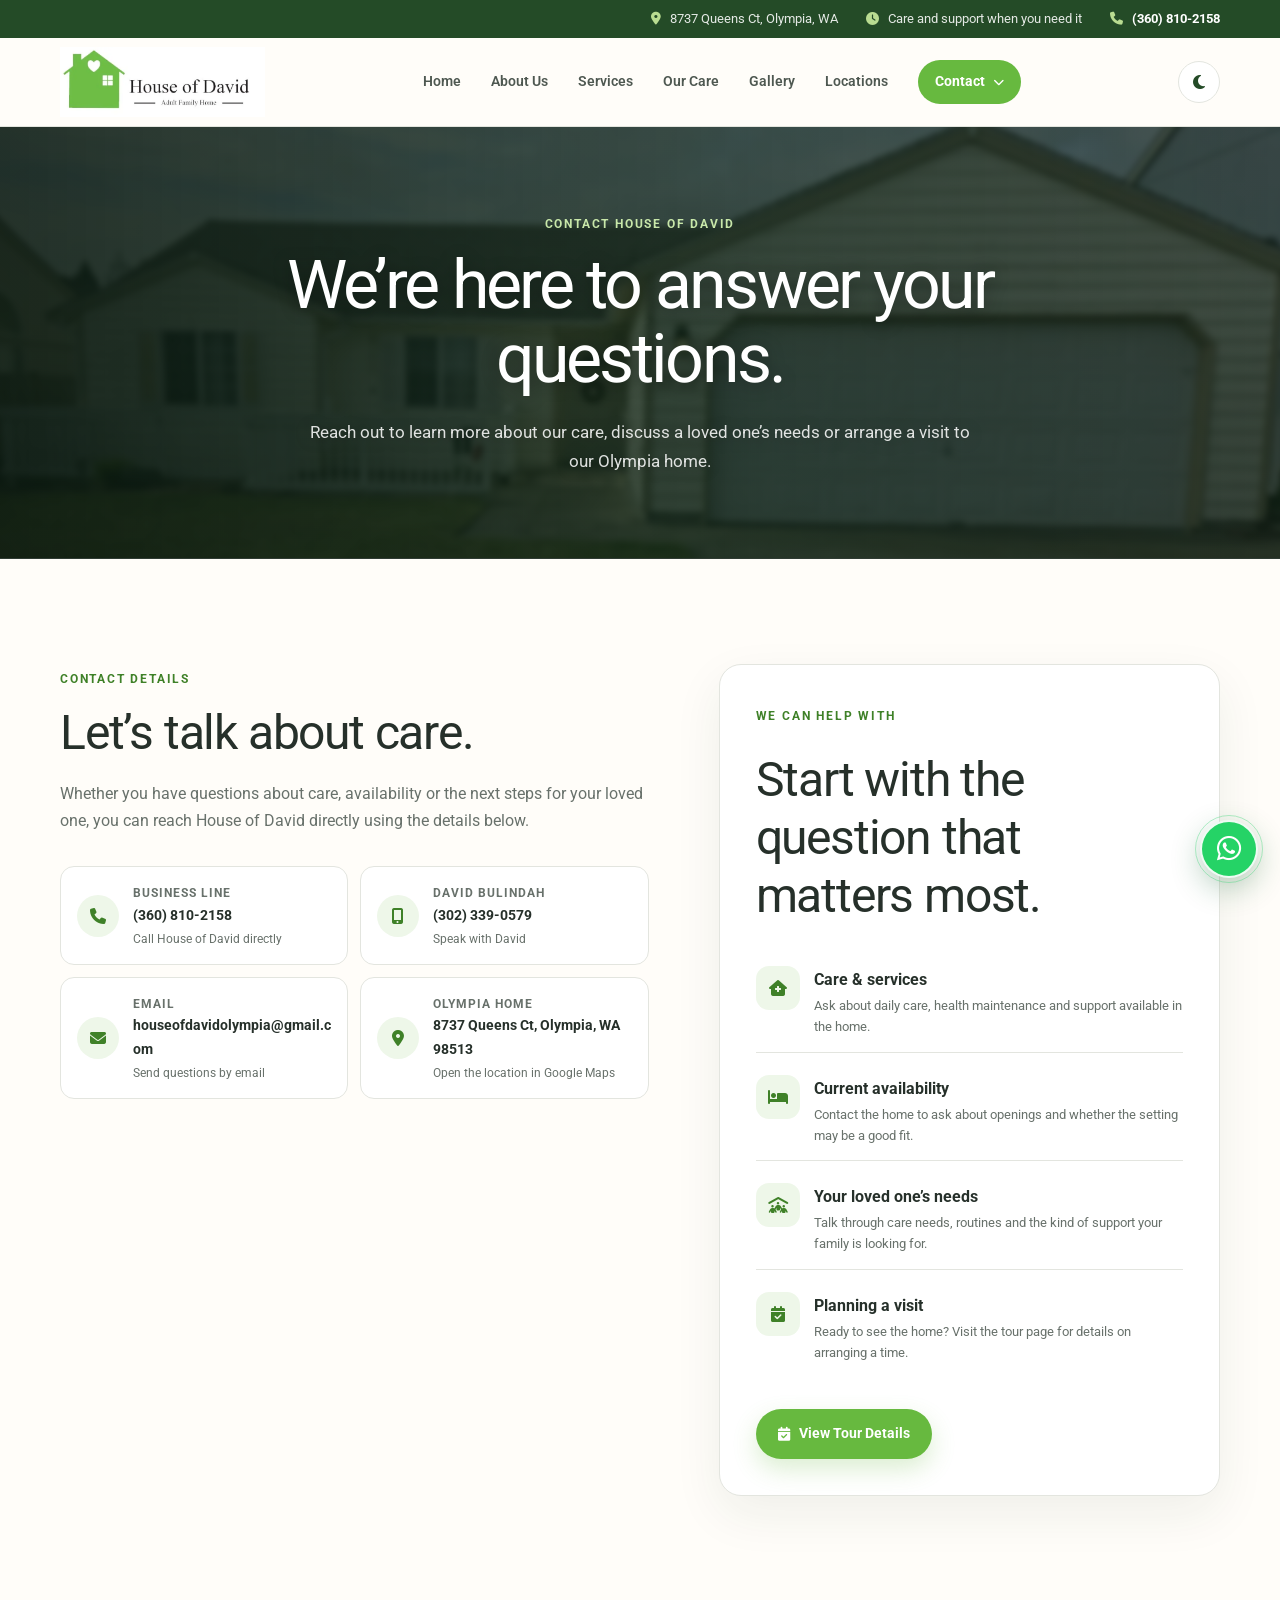
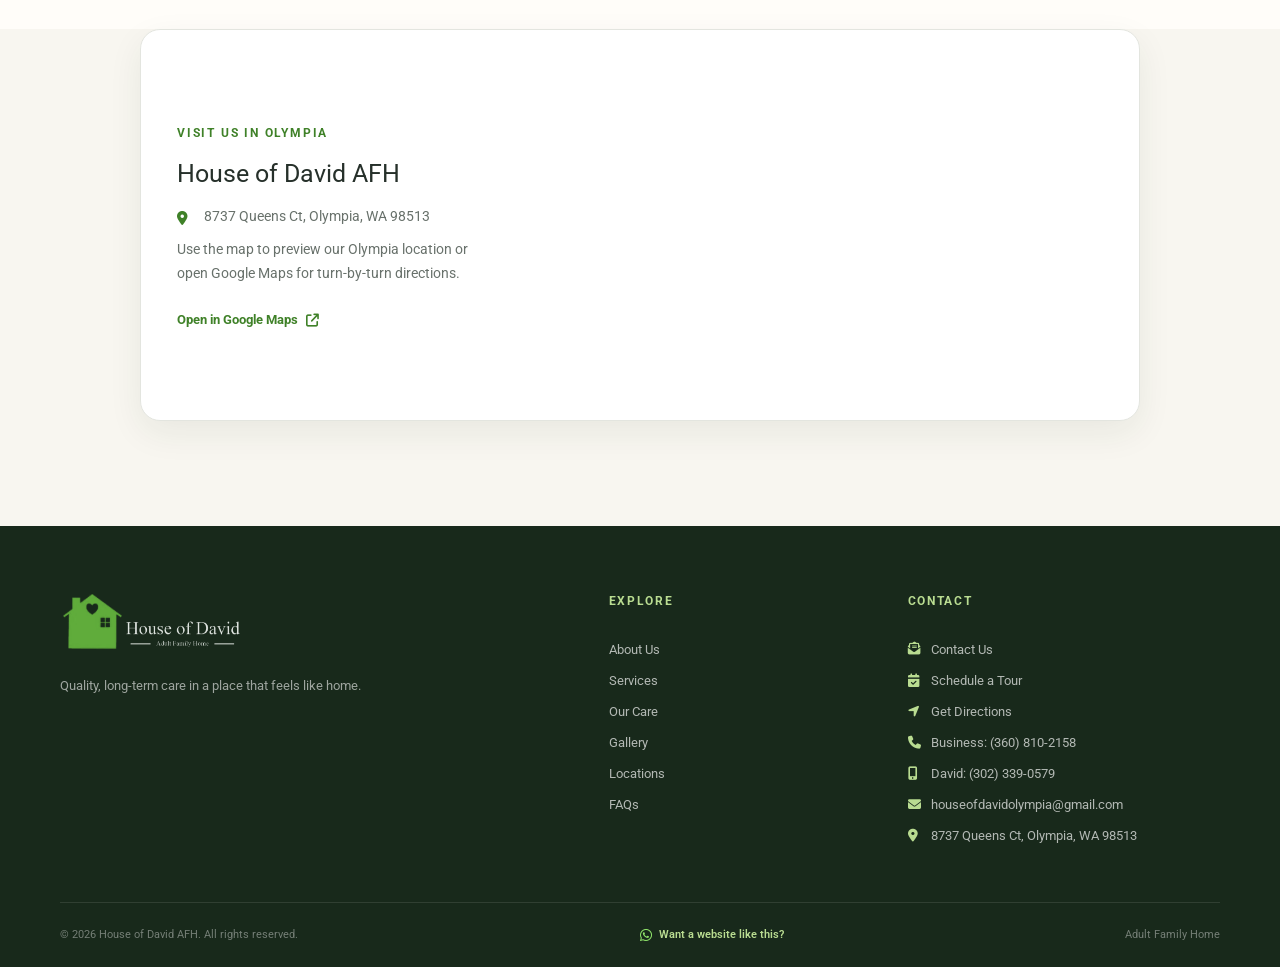
<file: contact.html>
<!DOCTYPE html>
<html lang="en">
<head>
  <meta charset="UTF-8" />
  <meta name="viewport" content="width=device-width, initial-scale=1.0" />
  <meta name="description" content="Contact House of David AFH in Olympia, Washington. Call, email, get directions or send a message to learn more about care." />
  <meta name="theme-color" id="theme-color" content="#fffdf9" />
  <link rel="icon" type="image/png" href="logo.png" />
  <title>Contact Us | House of David AFH</title>
  <script>
    (() => {
      document.documentElement.classList.add('js');
      const storageKey = 'house-of-david-theme';
      const media = window.matchMedia('(prefers-color-scheme: dark)');
      let savedTheme = null;
      try { savedTheme = localStorage.getItem(storageKey); } catch (error) {}
      document.documentElement.dataset.theme = savedTheme === 'light' || savedTheme === 'dark'
        ? savedTheme : (media.matches ? 'dark' : 'light');
    })();
  </script>
  <link rel="preconnect" href="https://fonts.googleapis.com">
  <link rel="preconnect" href="https://fonts.gstatic.com" crossorigin>
  <link href="https://fonts.googleapis.com/css2?family=Roboto:wght@400;500;600;700&display=swap" rel="stylesheet">
  <link rel="stylesheet" href="https://cdnjs.cloudflare.com/ajax/libs/font-awesome/6.5.2/css/all.min.css">
  <link rel="stylesheet" href="styles.css" />
</head>
<body>
  <div class="topbar">
    <div class="container topbar-inner">
      <span><i class="fa-solid fa-location-dot"></i> 8737 Queens Ct, Olympia, WA</span>
      <span><i class="fa-solid fa-clock"></i> Care and support when you need it</span>
      <a href="tel:+13608102158"><i class="fa-solid fa-phone"></i> (360) 810-2158</a>
    </div>
  </div>

  <header class="site-header">
    <div class="container nav-wrap">
      <a href="index.html#home" class="brand" aria-label="House of David AFH home">
        <img class="logo-light" src="logo.png" alt="House of David Adult Family Home logo">
        <img class="logo-dark" src="logo-dark.png" alt="" aria-hidden="true">
      </a>
      <nav class="nav" id="main-nav" aria-label="Main navigation">
        <a href="index.html#home">Home</a>
        <a href="index.html#about">About Us</a>
        <a href="index.html#services">Services</a>
        <a href="index.html#care">Our Care</a>
        <a href="gallery.html">Gallery</a>
        <a href="index.html#locations">Locations</a>

        <div class="nav-dropdown">
          <button class="nav-dropdown-toggle" type="button" aria-expanded="false" aria-haspopup="true">
            Contact <i class="fa-solid fa-chevron-down" aria-hidden="true"></i>
          </button>
          <div class="nav-dropdown-menu">
            <a href="contact.html" class="is-current"><i class="fa-solid fa-envelope"></i><span>Contact Us</span></a>
            <a href="schedule-tour.html" class=""><i class="fa-solid fa-calendar-check"></i><span>Schedule a Tour</span></a>
            <a href="https://www.google.com/maps/search/?api=1&query=8737+Queens+Ct%2C+Olympia%2C+WA+98513" target="_blank" rel="noopener"><i class="fa-solid fa-location-arrow"></i><span>Get Directions</span></a>
          </div>
        </div>
      </nav>
      <div class="header-controls">
        <button class="theme-toggle" type="button" aria-label="Switch to dark theme" title="Switch to dark theme">
          <i class="fa-solid fa-moon" aria-hidden="true"></i><span class="sr-only">Switch theme</span>
        </button>
        <button class="menu-toggle" aria-label="Open navigation" aria-expanded="false" aria-controls="main-nav">
          <i class="fa-solid fa-bars"></i>
        </button>
      </div>
    </div>
  </header>

  <main>
    <section class="inner-page-hero facility-photo-hero">
      <div class="container inner-page-hero-grid">
        <div>
          <span class="eyebrow">Contact House of David</span>
          <h1>We’re here to answer your questions.</h1>
          <p>Reach out to learn more about our care, discuss a loved one’s needs or arrange a visit to our Olympia home.</p>
        </div>
      </div>
    </section>

    <section class="contact-page section">
      <div class="container contact-info-layout">
        <div class="contact-details-panel">
          <span class="eyebrow">Contact details</span>
          <h2>Let’s talk about care.</h2>
          <p>Whether you have questions about care, availability or the next steps for your loved one, you can reach House of David directly using the details below.</p>

          <div class="contact-methods contact-methods-grid">
            <a class="contact-method" href="tel:+13608102158">
              <span class="contact-method-icon"><i class="fa-solid fa-phone"></i></span>
              <span><small>Business line</small><strong>(360) 810-2158</strong><em>Call House of David directly</em></span>
            </a>
            <a class="contact-method" href="tel:+13023390579">
              <span class="contact-method-icon"><i class="fa-solid fa-mobile-screen-button"></i></span>
              <span><small>David Bulindah</small><strong>(302) 339-0579</strong><em>Speak with David</em></span>
            </a>
            <a class="contact-method" href="mailto:houseofdavidolympia@gmail.com">
              <span class="contact-method-icon"><i class="fa-solid fa-envelope"></i></span>
              <span><small>Email</small><strong>houseofdavidolympia@gmail.com</strong><em>Send questions by email</em></span>
            </a>
            <a class="contact-method" href="https://www.google.com/maps/search/?api=1&query=8737+Queens+Ct%2C+Olympia%2C+WA+98513" target="_blank" rel="noopener">
              <span class="contact-method-icon"><i class="fa-solid fa-location-dot"></i></span>
              <span><small>Olympia home</small><strong>8737 Queens Ct, Olympia, WA 98513</strong><em>Open the location in Google Maps</em></span>
            </a>
          </div>
        </div>

        <aside class="contact-help-card">
          <span class="eyebrow">We can help with</span>
          <h2>Start with the question that matters most.</h2>
          <div class="contact-help-list">
            <div><i class="fa-solid fa-house-medical"></i><span><strong>Care & services</strong><small>Ask about daily care, health maintenance and support available in the home.</small></span></div>
            <div><i class="fa-solid fa-bed"></i><span><strong>Current availability</strong><small>Contact the home to ask about openings and whether the setting may be a good fit.</small></span></div>
            <div><i class="fa-solid fa-people-roof"></i><span><strong>Your loved one’s needs</strong><small>Talk through care needs, routines and the kind of support your family is looking for.</small></span></div>
            <div><i class="fa-solid fa-calendar-check"></i><span><strong>Planning a visit</strong><small>Ready to see the home? Visit the tour page for details on arranging a time.</small></span></div>
          </div>
          <a class="btn btn-primary contact-help-cta" href="schedule-tour.html"><i class="fa-solid fa-calendar-check"></i> View Tour Details</a>
        </aside>
      </div>
    </section>

    <section class="contact-map-section section section-soft">
      <div class="container location-map-wrap">
        <div class="map-copy">
          <span class="eyebrow">Visit us in Olympia</span>
          <h3>House of David AFH</h3>
          <p><i class="fa-solid fa-location-dot"></i> 8737 Queens Ct, Olympia, WA 98513</p>
          <p>Use the map to preview our Olympia location or open Google Maps for turn-by-turn directions.</p>
          <a class="map-directions" href="https://www.google.com/maps/search/?api=1&query=8737+Queens+Ct%2C+Olympia%2C+WA+98513" target="_blank" rel="noopener">Open in Google Maps <i class="fa-solid fa-arrow-up-right-from-square"></i></a>
        </div>
        <div class="map-frame">
          <iframe title="Map showing House of David AFH at 8737 Queens Ct, Olympia, WA 98513" src="https://www.google.com/maps?q=8737%20Queens%20Ct%2C%20Olympia%2C%20WA%2098513&output=embed" loading="lazy" referrerpolicy="no-referrer-when-downgrade" allowfullscreen></iframe>
        </div>
      </div>
    </section>
  </main>

  <footer class="footer">
    <div class="container footer-grid">
      <div class="footer-brand">
        <img src="logo-dark.png" alt="House of David Adult Family Home">
        <p>Quality, long-term care in a place that feels like home.</p>
      </div>

      <div>
        <h4>Explore</h4>
        <a href="index.html#about">About Us</a>
        <a href="index.html#services">Services</a>
        <a href="index.html#care">Our Care</a>
        <a href="gallery.html">Gallery</a>
        <a href="index.html#locations">Locations</a>
        <a href="index.html#faq">FAQs</a>
      </div>

      <div>
        <h4>Contact</h4>
        <a href="contact.html"><i class="fa-solid fa-envelope-open-text"></i> Contact Us</a>
        <a href="schedule-tour.html"><i class="fa-solid fa-calendar-check"></i> Schedule a Tour</a>
        <a href="https://www.google.com/maps/search/?api=1&query=8737+Queens+Ct%2C+Olympia%2C+WA+98513" target="_blank" rel="noopener"><i class="fa-solid fa-location-arrow"></i> Get Directions</a>
        <a href="tel:+13608102158"><i class="fa-solid fa-phone"></i> Business: (360) 810-2158</a>
        <a href="tel:+13023390579"><i class="fa-solid fa-mobile-screen-button"></i> David: (302) 339-0579</a>
        <a href="mailto:houseofdavidolympia@gmail.com"><i class="fa-solid fa-envelope"></i> houseofdavidolympia@gmail.com</a>
        <span><i class="fa-solid fa-location-dot"></i> 8737 Queens Ct, Olympia, WA 98513</span>
      </div>
    </div>

    <div class="container footer-bottom">
      <span>© 2026 House of David AFH. All rights reserved.</span>
      <a class="footer-website-cta" href="https://wa.me/254743362677?text=Hello%2C%20I%20saw%20the%20House%20of%20David%20website%20and%20I%20would%20like%20a%20website%20like%20this." target="_blank" rel="noopener noreferrer" aria-label="Want a website like this? Message CSparks Developers on WhatsApp">
        <i class="fa-brands fa-whatsapp" aria-hidden="true"></i> Want a website like this?
      </a>
      <span>Adult Family Home</span>
    </div>
  </footer>
  <script src="site.js"></script>
</body>
</html>
</file>
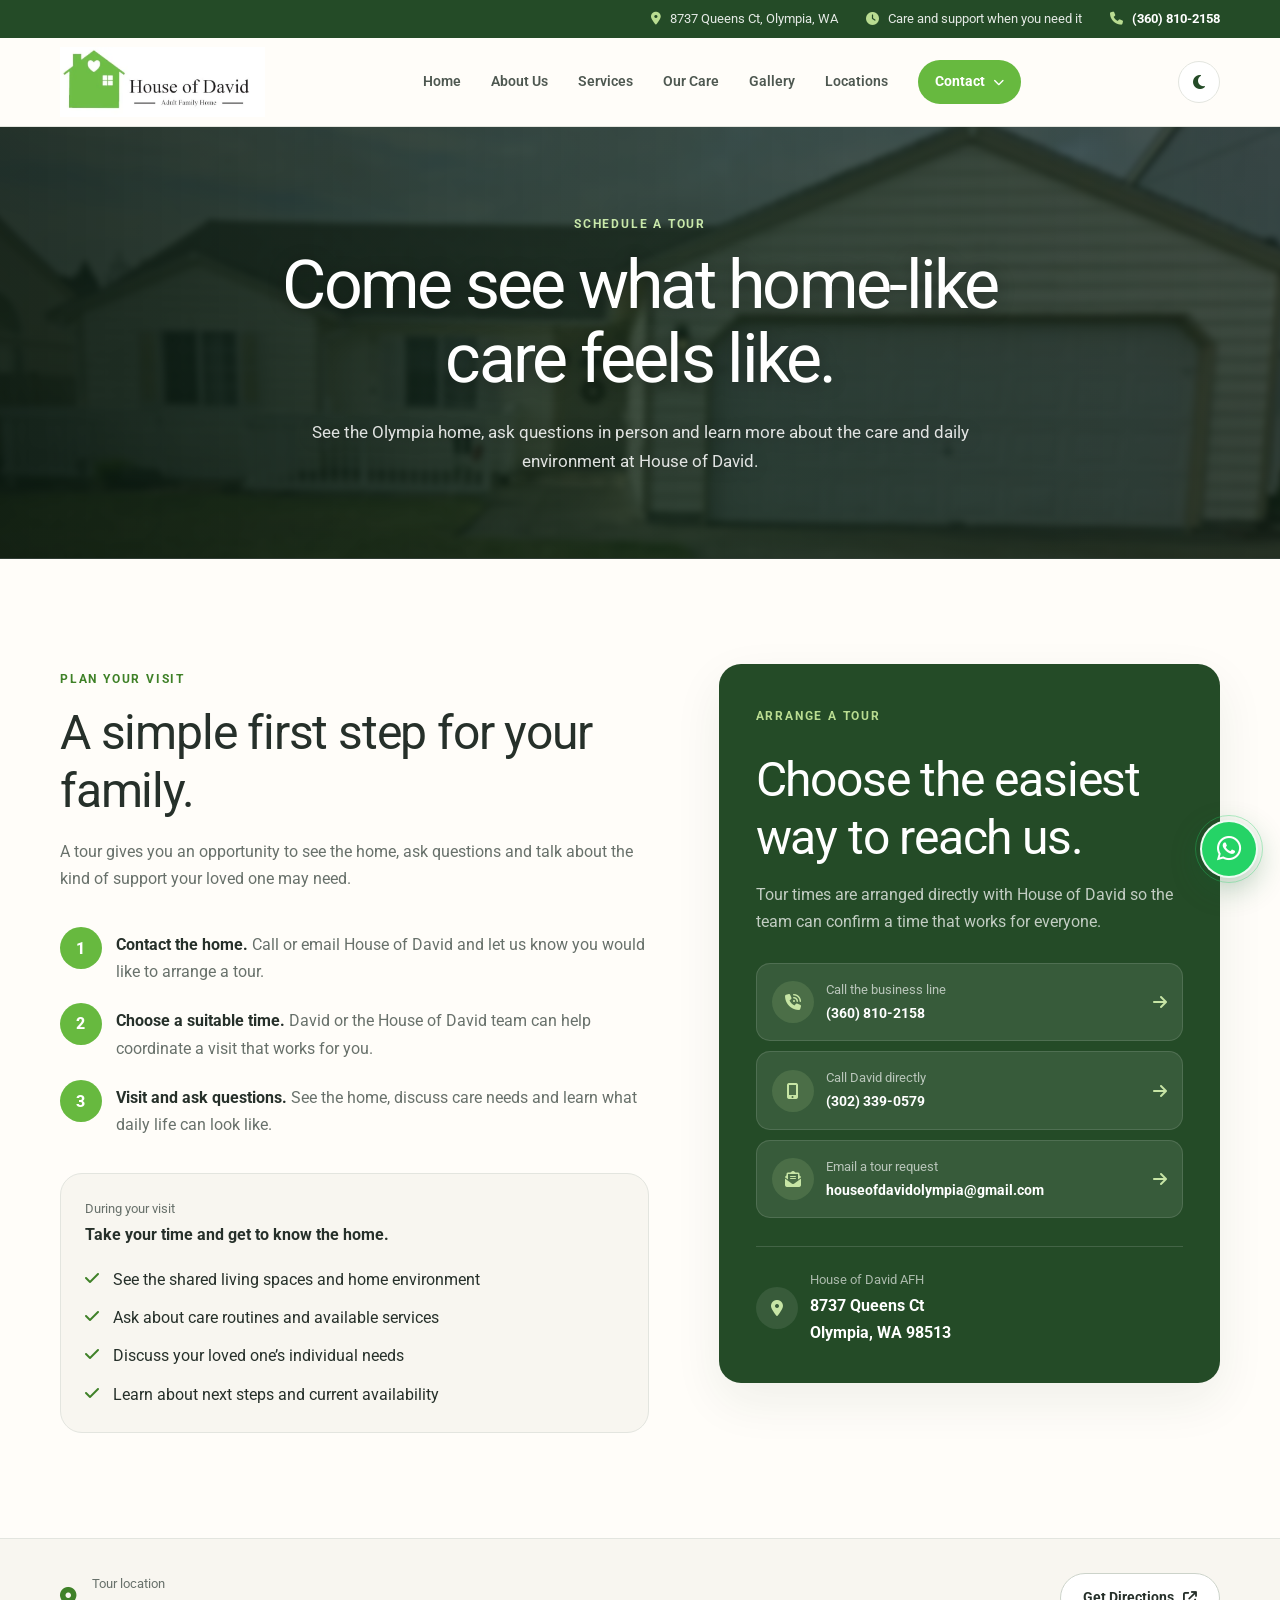
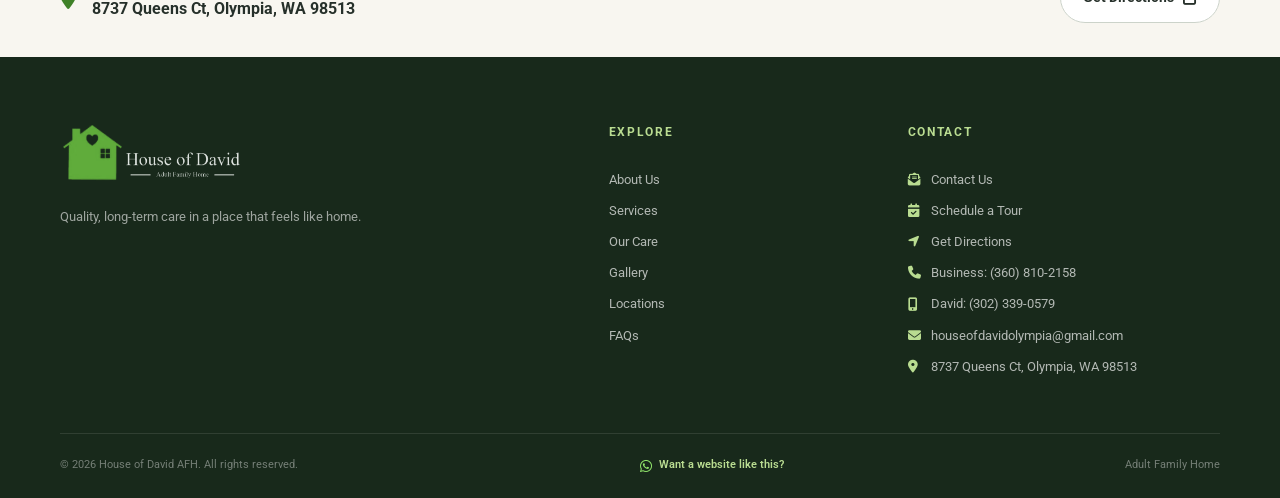
<file: schedule-tour.html>
<!DOCTYPE html>
<html lang="en">
<head>
  <meta charset="UTF-8" />
  <meta name="viewport" content="width=device-width, initial-scale=1.0" />
  <meta name="description" content="Request a visit to House of David AFH at 8737 Queens Ct in Olympia, Washington." />
  <meta name="theme-color" id="theme-color" content="#fffdf9" />
  <link rel="icon" type="image/png" href="logo.png" />
  <title>Schedule a Tour | House of David AFH</title>
  <script>
    (() => {
      document.documentElement.classList.add('js');
      const storageKey = 'house-of-david-theme';
      const media = window.matchMedia('(prefers-color-scheme: dark)');
      let savedTheme = null;
      try { savedTheme = localStorage.getItem(storageKey); } catch (error) {}
      document.documentElement.dataset.theme = savedTheme === 'light' || savedTheme === 'dark'
        ? savedTheme : (media.matches ? 'dark' : 'light');
    })();
  </script>
  <link rel="preconnect" href="https://fonts.googleapis.com">
  <link rel="preconnect" href="https://fonts.gstatic.com" crossorigin>
  <link href="https://fonts.googleapis.com/css2?family=Roboto:wght@400;500;600;700&display=swap" rel="stylesheet">
  <link rel="stylesheet" href="https://cdnjs.cloudflare.com/ajax/libs/font-awesome/6.5.2/css/all.min.css">
  <link rel="stylesheet" href="styles.css" />
</head>
<body>
  <div class="topbar">
    <div class="container topbar-inner">
      <span><i class="fa-solid fa-location-dot"></i> 8737 Queens Ct, Olympia, WA</span>
      <span><i class="fa-solid fa-clock"></i> Care and support when you need it</span>
      <a href="tel:+13608102158"><i class="fa-solid fa-phone"></i> (360) 810-2158</a>
    </div>
  </div>

  <header class="site-header">
    <div class="container nav-wrap">
      <a href="index.html#home" class="brand" aria-label="House of David AFH home">
        <img class="logo-light" src="logo.png" alt="House of David Adult Family Home logo">
        <img class="logo-dark" src="logo-dark.png" alt="" aria-hidden="true">
      </a>
      <nav class="nav" id="main-nav" aria-label="Main navigation">
        <a href="index.html#home">Home</a>
        <a href="index.html#about">About Us</a>
        <a href="index.html#services">Services</a>
        <a href="index.html#care">Our Care</a>
        <a href="gallery.html">Gallery</a>
        <a href="index.html#locations">Locations</a>

        <div class="nav-dropdown">
          <button class="nav-dropdown-toggle" type="button" aria-expanded="false" aria-haspopup="true">
            Contact <i class="fa-solid fa-chevron-down" aria-hidden="true"></i>
          </button>
          <div class="nav-dropdown-menu">
            <a href="contact.html" class=""><i class="fa-solid fa-envelope"></i><span>Contact Us</span></a>
            <a href="schedule-tour.html" class="is-current"><i class="fa-solid fa-calendar-check"></i><span>Schedule a Tour</span></a>
            <a href="https://www.google.com/maps/search/?api=1&query=8737+Queens+Ct%2C+Olympia%2C+WA+98513" target="_blank" rel="noopener"><i class="fa-solid fa-location-arrow"></i><span>Get Directions</span></a>
          </div>
        </div>
      </nav>
      <div class="header-controls">
        <button class="theme-toggle" type="button" aria-label="Switch to dark theme" title="Switch to dark theme">
          <i class="fa-solid fa-moon" aria-hidden="true"></i><span class="sr-only">Switch theme</span>
        </button>
        <button class="menu-toggle" aria-label="Open navigation" aria-expanded="false" aria-controls="main-nav">
          <i class="fa-solid fa-bars"></i>
        </button>
      </div>
    </div>
  </header>

  <main>
    <section class="inner-page-hero tour-hero facility-photo-hero">
      <div class="container inner-page-hero-grid">
        <div>
          <span class="eyebrow">Schedule a tour</span>
          <h1>Come see what home-like care feels like.</h1>
          <p>See the Olympia home, ask questions in person and learn more about the care and daily environment at House of David.</p>
        </div>
      </div>
    </section>

    <section class="tour-page section">
      <div class="container tour-details-layout">
        <div class="tour-copy">
          <span class="eyebrow">Plan your visit</span>
          <h2>A simple first step for your family.</h2>
          <p>A tour gives you an opportunity to see the home, ask questions and talk about the kind of support your loved one may need.</p>

          <div class="tour-steps">
            <div><span>1</span><p><strong>Contact the home.</strong> Call or email House of David and let us know you would like to arrange a tour.</p></div>
            <div><span>2</span><p><strong>Choose a suitable time.</strong> David or the House of David team can help coordinate a visit that works for you.</p></div>
            <div><span>3</span><p><strong>Visit and ask questions.</strong> See the home, discuss care needs and learn what daily life can look like.</p></div>
          </div>

          <div class="tour-expect-card">
            <div class="tour-expect-heading"><span><small>During your visit</small><strong>Take your time and get to know the home.</strong></span></div>
            <ul class="tour-expect-list">
              <li><i class="fa-solid fa-check"></i> See the shared living spaces and home environment</li>
              <li><i class="fa-solid fa-check"></i> Ask about care routines and available services</li>
              <li><i class="fa-solid fa-check"></i> Discuss your loved one’s individual needs</li>
              <li><i class="fa-solid fa-check"></i> Learn about next steps and current availability</li>
            </ul>
          </div>
        </div>

        <aside class="tour-contact-card">
          <span class="eyebrow">Arrange a tour</span>
          <h2>Choose the easiest way to reach us.</h2>
          <p>Tour times are arranged directly with House of David so the team can confirm a time that works for everyone.</p>

          <div class="tour-contact-options">
            <a href="tel:+13608102158">
              <span class="tour-option-icon"><i class="fa-solid fa-phone-volume"></i></span>
              <span><small>Call the business line</small><strong>(360) 810-2158</strong></span>
              <i class="fa-solid fa-arrow-right"></i>
            </a>
            <a href="tel:+13023390579">
              <span class="tour-option-icon"><i class="fa-solid fa-mobile-screen-button"></i></span>
              <span><small>Call David directly</small><strong>(302) 339-0579</strong></span>
              <i class="fa-solid fa-arrow-right"></i>
            </a>
            <a href="mailto:houseofdavidolympia@gmail.com?subject=House%20of%20David%20Tour%20Request">
              <span class="tour-option-icon"><i class="fa-solid fa-envelope-open-text"></i></span>
              <span><small>Email a tour request</small><strong>houseofdavidolympia@gmail.com</strong></span>
              <i class="fa-solid fa-arrow-right"></i>
            </a>
          </div>

          <div class="tour-address-box">
            <i class="fa-solid fa-location-dot"></i>
            <div><small>House of David AFH</small><strong>8737 Queens Ct<br>Olympia, WA 98513</strong></div>
          </div>
        </aside>
      </div>
    </section>

    <section class="tour-location-strip">
      <div class="container tour-location-inner">
        <div><i class="fa-solid fa-location-dot"></i><span><small>Tour location</small><strong>8737 Queens Ct, Olympia, WA 98513</strong></span></div>
        <a class="btn btn-secondary" href="https://www.google.com/maps/search/?api=1&query=8737+Queens+Ct%2C+Olympia%2C+WA+98513" target="_blank" rel="noopener">Get Directions <i class="fa-solid fa-arrow-up-right-from-square"></i></a>
      </div>
    </section>
  </main>

  <footer class="footer">
    <div class="container footer-grid">
      <div class="footer-brand">
        <img src="logo-dark.png" alt="House of David Adult Family Home">
        <p>Quality, long-term care in a place that feels like home.</p>
      </div>

      <div>
        <h4>Explore</h4>
        <a href="index.html#about">About Us</a>
        <a href="index.html#services">Services</a>
        <a href="index.html#care">Our Care</a>
        <a href="gallery.html">Gallery</a>
        <a href="index.html#locations">Locations</a>
        <a href="index.html#faq">FAQs</a>
      </div>

      <div>
        <h4>Contact</h4>
        <a href="contact.html"><i class="fa-solid fa-envelope-open-text"></i> Contact Us</a>
        <a href="schedule-tour.html"><i class="fa-solid fa-calendar-check"></i> Schedule a Tour</a>
        <a href="https://www.google.com/maps/search/?api=1&query=8737+Queens+Ct%2C+Olympia%2C+WA+98513" target="_blank" rel="noopener"><i class="fa-solid fa-location-arrow"></i> Get Directions</a>
        <a href="tel:+13608102158"><i class="fa-solid fa-phone"></i> Business: (360) 810-2158</a>
        <a href="tel:+13023390579"><i class="fa-solid fa-mobile-screen-button"></i> David: (302) 339-0579</a>
        <a href="mailto:houseofdavidolympia@gmail.com"><i class="fa-solid fa-envelope"></i> houseofdavidolympia@gmail.com</a>
        <span><i class="fa-solid fa-location-dot"></i> 8737 Queens Ct, Olympia, WA 98513</span>
      </div>
    </div>

    <div class="container footer-bottom">
      <span>© 2026 House of David AFH. All rights reserved.</span>
      <a class="footer-website-cta" href="https://wa.me/254743362677?text=Hello%2C%20I%20saw%20the%20House%20of%20David%20website%20and%20I%20would%20like%20a%20website%20like%20this." target="_blank" rel="noopener noreferrer" aria-label="Want a website like this? Message CSparks Developers on WhatsApp">
        <i class="fa-brands fa-whatsapp" aria-hidden="true"></i> Want a website like this?
      </a>
      <span>Adult Family Home</span>
    </div>
  </footer>
  <script src="site.js"></script>
</body>
</html>
</file>
<file: styles.css>
/* =========================================================
   HOUSE OF DAVID AFH
   Professional, warm adult-family-home website
   ========================================================= */

:root {
  --green: #67b93f;
  --green-dark: #3f8128;
  --green-deep: #244b27;
  --cream: #f8f6f0;
  --warm-white: #fffdf9;
  --ink: #26302a;
  --muted: #68716b;
  --line: #e3e5df;
  --white: #ffffff;
  --shadow: 0 20px 55px rgba(30, 50, 35, 0.10);
  --radius: 18px;
}

* {
  box-sizing: border-box;
  margin: 0;
  padding: 0;
}

html {
  scroll-behavior: smooth;
}

section[id] {
  scroll-margin-top: 100px;
}

:focus-visible {
  outline: 3px solid rgba(103,185,63,.45);
  outline-offset: 3px;
}

body {
  font-family: "Roboto", Arial, sans-serif;
  color: var(--ink);
  background: var(--warm-white);
  line-height: 1.7;
}

img {
  max-width: 100%;
  display: block;
}

a {
  color: inherit;
  text-decoration: none;
}

.container {
  width: min(1160px, calc(100% - 40px));
  margin-inline: auto;
}

/* ---------- Topbar ---------- */

.topbar {
  background: var(--green-deep);
  color: rgba(255,255,255,.88);
  font-size: 13px;
}

.topbar-inner {
  min-height: 38px;
  display: flex;
  justify-content: flex-end;
  align-items: center;
  gap: 28px;
}

.topbar i {
  color: #b9dc91;
  margin-right: 6px;
}

.topbar a {
  font-weight: 700;
  color: white;
}

/* ---------- Header ---------- */

.site-header {
  position: sticky;
  top: 0;
  z-index: 50;
  background: rgba(255,253,249,.94);
  backdrop-filter: blur(16px);
  border-bottom: 1px solid rgba(220,224,216,.8);
}

.nav-wrap {
  min-height: 88px;
  display: flex;
  align-items: center;
  justify-content: space-between;
}

.brand img {
  width: 205px;
}

.nav {
  display: flex;
  align-items: center;
  gap: 30px;
  font-size: 14px;
  font-weight: 600;
}

.nav > a:not(.nav-cta) {
  color: #4e5851;
  position: relative;
}

.nav > a:not(.nav-cta)::after {
  content: "";
  position: absolute;
  left: 0;
  bottom: -7px;
  width: 0;
  height: 2px;
  background: var(--green);
  transition: width .25s ease;
}

.nav > a:not(.nav-cta):hover::after {
  width: 100%;
}

.nav-cta {
  background: var(--green);
  color: white;
  padding: 12px 18px;
  border-radius: 999px;
  transition: .25s ease;
}

.nav-cta:hover {
  background: var(--green-dark);
  transform: translateY(-2px);
}

.nav-cta i {
  margin-left: 8px;
}

.menu-toggle {
  display: none;
  border: 0;
  background: none;
  font-size: 24px;
  color: var(--green-deep);
  cursor: pointer;
}

/* ---------- Shared ---------- */

.section {
  padding: 105px 0;
}

.section-soft {
  background: var(--cream);
}

.eyebrow {
  display: inline-flex;
  align-items: center;
  gap: 8px;
  color: var(--green-dark);
  font-size: 12px;
  font-weight: 700;
  letter-spacing: .15em;
  text-transform: uppercase;
  margin-bottom: 15px;
}

.eyebrow-light {
  color: #b9dc91;
}

h1,
h2,
h3 {
  font-family: "Roboto", Arial, sans-serif;
  font-weight: 400;
  line-height: 1.2;
}

h2 {
  font-size: clamp(32px, 4vw, 48px);
  letter-spacing: -.025em;
}

p {
  color: var(--muted);
}

.btn {
  min-height: 50px;
  padding: 0 22px;
  display: inline-flex;
  align-items: center;
  justify-content: center;
  gap: 9px;
  border-radius: 999px;
  font-size: 14px;
  font-weight: 700;
  transition: .25s ease;
}

.btn-primary {
  color: white;
  background: var(--green);
  box-shadow: 0 10px 25px rgba(103,185,63,.24);
}

.btn-primary:hover {
  background: var(--green-dark);
  transform: translateY(-2px);
}

.btn-secondary {
  border: 1px solid #ccd3ca;
  background: white;
}

.btn-secondary:hover {
  border-color: var(--green);
  color: var(--green-dark);
}

.section-heading {
  display: flex;
  justify-content: space-between;
  align-items: end;
  gap: 50px;
  margin-bottom: 48px;
}

.section-heading h2 {
  max-width: 600px;
}

.section-heading > p {
  max-width: 420px;
}

/* ---------- Hero ---------- */

.hero {
  position: relative;
  overflow: hidden;
  padding: 78px 0 95px;
  background:
    radial-gradient(circle at 15% 15%, rgba(103,185,63,.12), transparent 28%),
    linear-gradient(135deg, #fffdf9 0%, #f5f8f0 100%);
}


.hero-grid {
  position: relative;
  display: grid;
  grid-template-columns: 1fr .9fr;
  gap: 70px;
  align-items: center;
}

.hero-copy h1 {
  max-width: 670px;
  font-size: clamp(43px, 5.2vw, 68px);
  letter-spacing: -.04em;
}

.hero-copy h1 em {
  color: var(--green-dark);
  font-style: normal;
}

.hero-copy > p {
  max-width: 610px;
  margin: 25px 0 30px;
  font-size: 17px;
}

.hero-actions {
  display: flex;
  flex-wrap: wrap;
  gap: 12px;
}

.hero-note {
  display: flex;
  align-items: center;
  gap: 12px;
  margin-top: 32px;
}

.note-icon {
  width: 39px;
  height: 39px;
  border-radius: 50%;
  display: grid;
  place-items: center;
  background: #e8f3df;
  color: var(--green-dark);
}

.hero-note strong,
.hero-note span {
  display: block;
}

.hero-note strong {
  font-size: 13px;
}

.hero-note span {
  font-size: 12px;
  color: var(--muted);
}

.hero-visual {
  position: relative;
  min-height: 510px;
}

.hero-photo {
  height: 500px;
  border-radius: 130px 24px 24px 24px;
  position: relative;
  overflow: hidden;
  background:
    linear-gradient(145deg, rgba(30,67,36,.15), rgba(103,185,63,.22)),
    url("https://images.unsplash.com/photo-1559234938-b60fff04894d?auto=format&fit=crop&w=1200&q=85")
    center / cover;
  box-shadow: var(--shadow);
}

.photo-overlay {
  position: absolute;
  inset: 0;
  background: linear-gradient(to top, rgba(20,43,27,.65), transparent 50%);
}

.hero-card {
  position: absolute;
  left: 25px;
  right: 25px;
  bottom: 25px;
  padding: 18px;
  display: flex;
  align-items: center;
  gap: 13px;
  background: rgba(255,255,255,.93);
  backdrop-filter: blur(10px);
  border-radius: 14px;
}

.card-icon {
  width: 44px;
  height: 44px;
  display: grid;
  place-items: center;
  border-radius: 12px;
  background: #e9f4df;
  color: var(--green-dark);
  font-size: 18px;
}

.hero-card strong,
.hero-card small {
  display: block;
}

.hero-card strong {
  font-size: 14px;
}

.hero-card small {
  color: var(--muted);
  font-size: 12px;
}

.floating-stat {
  position: absolute;
  right: -30px;
  top: 45px;
  padding: 18px 20px;
  width: 160px;
  background: white;
  border-radius: 14px;
  box-shadow: var(--shadow);
}

.floating-stat strong,
.floating-stat span {
  display: block;
}

.floating-stat strong {
  font-family: "Roboto", Arial, sans-serif;
  font-size: 24px;
  color: var(--green-dark);
}

.floating-stat span {
  font-size: 11px;
  color: var(--muted);
  line-height: 1.45;
}

/* ---------- Intro ---------- */

.intro {
  background: white;
}

.intro-grid {
  display: grid;
  grid-template-columns: .8fr 1.2fr;
  gap: 100px;
  align-items: start;
}

.intro h2 {
  max-width: 430px;
}

.intro-text {
  border-left: 1px solid var(--line);
  padding-left: 55px;
}

.intro-text p + p {
  margin-top: 17px;
}

/* ---------- Services ---------- */

.service-grid {
  display: grid;
  grid-template-columns: repeat(6, 1fr);
  gap: 16px;
}

.service-card {
  grid-column: span 2;
}

.service-card:nth-last-child(2) {
  grid-column: 2 / span 2;
}

.service-card:last-child {
  grid-column: 4 / span 2;
}

.service-card {
  background: white;
  border: 1px solid #e8ebe5;
  border-radius: var(--radius);
  padding: 27px;
  min-height: 230px;
  transition: transform .25s ease, box-shadow .25s ease;
}

.service-card:hover {
  transform: translateY(-5px);
  box-shadow: 0 16px 40px rgba(30,50,35,.09);
}

.service-icon {
  width: 47px;
  height: 47px;
  display: grid;
  place-items: center;
  background: #edf6e8;
  color: var(--green-dark);
  border-radius: 13px;
  margin-bottom: 23px;
}

.service-card h3 {
  font-size: 18px;
  margin-bottom: 10px;
}

.service-card p {
  font-size: 13px;
  line-height: 1.65;
}

/* ---------- About ---------- */

.about-grid {
  display: grid;
  grid-template-columns: .9fr 1.1fr;
  gap: 100px;
  align-items: center;
}

.about-image {
  position: relative;
  padding: 30px 30px 50px 0;
}

.about-photo {
  height: 540px;
  border-radius: 22px;
  background:
    linear-gradient(rgba(48,94,45,.10), rgba(48,94,45,.18)),
    url("david-bulindah.jpg") center 22% / cover;
  box-shadow: var(--shadow);
  display: flex;
  align-items: end;
  padding: 30px;
}

.about-photo span {
  color: white;
  font-size: 12px;
  font-weight: 700;
  letter-spacing: .16em;
}

.experience-badge {
  position: absolute;
  right: 0;
  bottom: 15px;
  background: var(--green);
  color: white;
  width: 160px;
  height: 160px;
  border-radius: 50%;
  display: grid;
  place-items: center;
  text-align: center;
  box-shadow: 0 16px 40px rgba(67,120,43,.25);
}

.experience-badge i {
  font-size: 22px;
  margin-bottom: -18px;
}

.experience-badge strong {
  font-family: "Roboto", Arial, sans-serif;
  font-size: 16px;
  line-height: 1.4;
}

.about-copy h2 {
  margin-bottom: 25px;
}

.about-copy p + p {
  margin-top: 15px;
}

.signature-row {
  margin-top: 30px;
  padding-top: 22px;
  border-top: 1px solid var(--line);
}

.signature {
  font-family: "Roboto", Arial, sans-serif;
  font-style: italic;
  font-size: 23px;
}

.signature-row span {
  color: var(--muted);
  font-size: 12px;
}

/* ---------- Care ---------- */

.section-dark {
  background: var(--green-deep);
  color: white;
}

.care-heading {
  max-width: 760px;
  margin-bottom: 55px;
}

.care-heading h2 {
  margin-bottom: 18px;
}

.care-heading p {
  color: rgba(255,255,255,.70);
  max-width: 650px;
}

.condition-layout {
  display: grid;
  grid-template-columns: .72fr 1.28fr;
  gap: 60px;
}

.condition-intro {
  border-top: 1px solid rgba(255,255,255,.15);
  padding-top: 25px;
}

.condition-mark {
  width: 54px;
  height: 54px;
  display: grid;
  place-items: center;
  background: rgba(185,220,145,.12);
  color: #b9dc91;
  border-radius: 14px;
  margin-bottom: 22px;
}

.condition-intro h3 {
  font-size: 24px;
  margin-bottom: 12px;
}

.condition-intro p {
  color: rgba(255,255,255,.65);
  max-width: 350px;
}

.condition-list {
  display: grid;
  grid-template-columns: 1fr 1fr;
  gap: 0 30px;
  border-top: 1px solid rgba(255,255,255,.15);
}

.condition-list span {
  padding: 15px 0;
  border-bottom: 1px solid rgba(255,255,255,.10);
  color: rgba(255,255,255,.86);
  font-size: 13px;
}

.condition-list i {
  color: #b9dc91;
  margin-right: 8px;
}

/* ---------- Providers ---------- */

.providers-grid {
  display: grid;
  grid-template-columns: .9fr 1.1fr;
  gap: 100px;
  align-items: center;
}

.providers-copy h2 {
  margin-bottom: 22px;
}

.provider-note {
  display: flex;
  align-items: center;
  gap: 12px;
  margin-top: 28px;
  padding: 15px 17px;
  border-radius: 12px;
  background: #f0f6eb;
  color: var(--green-deep);
  font-size: 13px;
  font-weight: 600;
}

.provider-note i {
  font-size: 18px;
}

.provider-grid {
  display: grid;
  grid-template-columns: 1fr 1fr;
  gap: 12px;
}

.provider-grid > div {
  min-height: 115px;
  padding: 22px;
  border: 1px solid var(--line);
  border-radius: 15px;
  display: flex;
  flex-direction: column;
  justify-content: space-between;
  background: white;
}

.provider-grid i {
  font-size: 21px;
  color: var(--green-dark);
}

.provider-grid span {
  font-size: 13px;
  font-weight: 600;
}

/* ---------- Locations ---------- */

.centered {
  display: block;
  text-align: center;
}

.centered h2 {
  margin: 0 auto 15px;
}

.centered p {
  max-width: 620px;
  margin: auto;
}

.location-grid {
  display: grid;
  grid-template-columns: 1fr 1fr;
  gap: 20px;
  max-width: 850px;
  margin: 45px auto 0;
}

.location-card {
  background: white;
  border: 1px solid var(--line);
  border-radius: 20px;
  padding: 34px;
}

.location-card.featured {
  border-color: rgba(103,185,63,.35);
  box-shadow: var(--shadow);
}

.location-icon {
  width: 48px;
  height: 48px;
  display: grid;
  place-items: center;
  background: #eaf4e4;
  color: var(--green-dark);
  border-radius: 13px;
  margin-bottom: 23px;
}

.location-label {
  font-size: 11px;
  text-transform: uppercase;
  letter-spacing: .13em;
  color: var(--green-dark);
  font-weight: 700;
}

.location-card h3 {
  font-size: 23px;
  margin: 7px 0 2px;
}

.location-card p {
  font-size: 14px;
}

.location-card a {
  display: inline-flex;
  align-items: center;
  gap: 8px;
  color: var(--green-dark);
  font-size: 13px;
  font-weight: 700;
  margin-top: 24px;
}



.location-map-wrap {
  display: grid;
  grid-template-columns: .78fr 1.22fr;
  max-width: 1000px;
  margin: 28px auto 0;
  background: white;
  border: 1px solid var(--line);
  border-radius: 20px;
  overflow: hidden;
  box-shadow: 0 12px 35px rgba(30, 50, 35, .07);
}

.map-copy {
  padding: 36px;
  align-self: center;
}

.map-copy h3 {
  font-size: 25px;
  margin-bottom: 16px;
}

.map-copy p {
  display: flex;
  gap: 10px;
  align-items: flex-start;
  margin-top: 10px;
  font-size: 14px;
}

.map-copy p i {
  width: 17px;
  margin-top: 6px;
  color: var(--green-dark);
}

.map-copy p a {
  transition: color .2s ease;
}

.map-copy p a:hover {
  color: var(--green-dark);
}

.map-directions {
  display: inline-flex;
  align-items: center;
  gap: 8px;
  margin-top: 23px;
  color: var(--green-dark);
  font-size: 13px;
  font-weight: 700;
}

.map-frame {
  min-height: 390px;
}

.map-frame iframe {
  width: 100%;
  height: 100%;
  min-height: 390px;
  border: 0;
  display: block;
}

/* ---------- CTA ---------- */

.contact-cta {
  background: var(--green);
  color: white;
  padding: 75px 0;
}

.cta-inner {
  display: flex;
  justify-content: space-between;
  align-items: center;
  gap: 40px;
}

.cta-inner h2 {
  max-width: 670px;
}

.cta-inner p {
  color: rgba(255,255,255,.82);
  margin-top: 10px;
}

.cta-actions {
  display: flex;
  flex-shrink: 0;
  gap: 10px;
}

.btn-white {
  background: white;
  color: var(--green-deep);
}

.btn-outline-white {
  border: 1px solid rgba(255,255,255,.55);
  color: white;
}

.btn-white:hover,
.btn-outline-white:hover {
  transform: translateY(-2px);
}

/* ---------- Footer ---------- */

.footer {
  background: #18291b;
  color: white;
  padding: 65px 0 0;
}

.footer-grid {
  display: grid;
  grid-template-columns: 1.5fr .7fr 1fr;
  gap: 80px;
  padding-bottom: 55px;
}

.footer-brand img {
  width: 195px;
  filter: none;
  opacity: .95;
}

.footer-brand p {
  max-width: 320px;
  margin-top: 18px;
  color: rgba(255,255,255,.58);
  font-size: 13px;
}

.footer h4 {
  font-size: 12px;
  text-transform: uppercase;
  letter-spacing: .14em;
  color: #b9dc91;
  margin-bottom: 18px;
}

.footer-grid > div:not(.footer-brand) {
  display: flex;
  flex-direction: column;
  gap: 9px;
}

.footer-grid a,
.footer-grid span {
  color: rgba(255,255,255,.67);
  font-size: 13px;
}

.footer-grid a:hover {
  color: white;
}

.footer-grid i {
  width: 20px;
  color: #b9dc91;
}

.footer-bottom {
  border-top: 1px solid rgba(255,255,255,.10);
  min-height: 65px;
  display: flex;
  align-items: center;
  justify-content: space-between;
  color: rgba(255,255,255,.4);
  font-size: 11px;
}

/* ---------- Responsive ---------- */

@media (max-width: 1000px) {
  .nav {
    gap: 17px;
  }

  .hero-grid,
  .about-grid,
  .providers-grid {
    gap: 50px;
  }

  .service-grid {
    grid-template-columns: repeat(2, 1fr);
  }

  .service-card,
  .service-card:nth-last-child(2),
  .service-card:last-child {
    grid-column: auto;
  }

  .floating-stat {
    right: -10px;
  }
}

@media (max-width: 800px) {
  .topbar {
    display: none;
  }

  .nav-wrap {
    min-height: 76px;
  }

  .brand img {
    width: 175px;
  }

  .menu-toggle {
    display: block;
  }

  .nav {
    position: absolute;
    top: 76px;
    left: 20px;
    right: 20px;
    padding: 15px;
    border-radius: 15px;
    background: white;
    box-shadow: var(--shadow);
    border: 1px solid var(--line);
    display: none;
    flex-direction: column;
    align-items: stretch;
    gap: 4px;
  }

  .nav.open {
    display: flex;
  }

  .nav > a {
    padding: 12px;
  }

  .nav-cta {
    text-align: center;
    margin-top: 5px;
  }

  .hero {
    padding: 60px 0 75px;
  }

  .hero-grid,
  .intro-grid,
  .about-grid,
  .providers-grid,
  .condition-layout {
    grid-template-columns: 1fr;
  }

  .hero-copy h1 {
    font-size: clamp(40px, 10vw, 60px);
  }

  .hero-visual {
    min-height: 420px;
  }

  .hero-photo {
    height: 420px;
  }

  .intro-grid {
    gap: 35px;
  }

  .intro-text {
    padding-left: 25px;
  }

  .about-image {
    max-width: 650px;
  }

  .condition-list {
    grid-template-columns: 1fr 1fr;
  }

  .section-heading {
    display: block;
  }

  .section-heading > p {
    margin-top: 15px;
  }

  .cta-inner {
    display: block;
  }

  .cta-actions {
    margin-top: 25px;
  }

  .location-map-wrap {
    grid-template-columns: 1fr;
  }

  .map-frame,
  .map-frame iframe {
    min-height: 360px;
  }

  .footer-grid {
    grid-template-columns: 1fr 1fr;
    gap: 45px;
  }

  .footer-brand {
    grid-column: 1 / -1;
  }
}

@media (max-width: 560px) {
  .container {
    width: min(100% - 28px, 1160px);
  }

  .section {
    padding: 75px 0;
  }

  .hero-grid {
    gap: 40px;
  }

  .hero-copy > p {
    font-size: 15px;
  }

  .hero-actions {
    flex-direction: column;
    align-items: stretch;
  }

  .btn {
    width: 100%;
  }

  .hero-visual {
    min-height: 350px;
  }

  .hero-photo {
    height: 350px;
    border-radius: 80px 18px 18px 18px;
  }

  .floating-stat {
    right: 10px;
    top: 20px;
  }

  .service-grid,
  .condition-list,
  .provider-grid,
  .location-grid {
    grid-template-columns: 1fr;
  }

  .map-copy {
    padding: 28px 24px;
  }

  .map-frame,
  .map-frame iframe {
    min-height: 310px;
  }

  .service-card {
    min-height: auto;
  }

  .about-image {
    padding-right: 10px;
  }

  .about-photo {
    height: 410px;
  }

  .experience-badge {
    width: 125px;
    height: 125px;
    right: 0;
  }

  .experience-badge strong {
    font-size: 13px;
  }

  .experience-badge i {
    font-size: 17px;
  }

  .cta-actions {
    flex-direction: column;
  }

  .footer-grid {
    grid-template-columns: 1fr;
  }

  .footer-brand {
    grid-column: auto;
  }

  .footer-bottom {
    padding: 20px 0;
    flex-direction: column;
    align-items: flex-start;
    gap: 5px;
  }
}

/* ---------- Theme switch ---------- */

html {
  color-scheme: light;
}

html[data-theme="dark"] {
  color-scheme: dark;
  --cream: #151f18;
  --warm-white: #101713;
  --ink: #eef3ef;
  --muted: #b7c2ba;
  --line: #2c3b31;
  --shadow: 0 20px 55px rgba(0, 0, 0, .28);
}

.sr-only {
  position: absolute;
  width: 1px;
  height: 1px;
  padding: 0;
  margin: -1px;
  overflow: hidden;
  clip: rect(0, 0, 0, 0);
  white-space: nowrap;
  border: 0;
}

.brand .logo-dark {
  display: none;
}

.header-controls {
  display: flex;
  align-items: center;
  gap: 10px;
}

.theme-toggle {
  width: 42px;
  height: 42px;
  flex: 0 0 42px;
  display: grid;
  place-items: center;
  border: 1px solid var(--line);
  border-radius: 50%;
  background: var(--white);
  color: var(--green-deep);
  font-size: 16px;
  cursor: pointer;
  transition: transform .2s ease, border-color .2s ease, background .2s ease, color .2s ease;
}

.theme-toggle:hover {
  transform: translateY(-2px);
  border-color: rgba(103,185,63,.55);
  color: var(--green-dark);
}

/* ---------- Dark theme ---------- */

html[data-theme="dark"] body {
  background: var(--warm-white);
  color: var(--ink);
}

html[data-theme="dark"] .site-header {
  background: rgba(16, 23, 19, .94);
  border-bottom-color: rgba(255,255,255,.08);
}

html[data-theme="dark"] .brand .logo-light {
  display: none;
}

html[data-theme="dark"] .brand .logo-dark {
  display: block;
}

html[data-theme="dark"] .nav > a:not(.nav-cta) {
  color: #d2dbd4;
}

html[data-theme="dark"] .theme-toggle {
  background: #19241c;
  border-color: #334439;
  color: #f0cf67;
}

html[data-theme="dark"] .theme-toggle:hover {
  background: #202d23;
  border-color: #5e774f;
  color: #ffe18a;
}

html[data-theme="dark"] .menu-toggle {
  color: #9bd979;
}

html[data-theme="dark"] .nav-cta,
html[data-theme="dark"] .btn-primary,
html[data-theme="dark"] .experience-badge {
  background: #3f8128;
  color: #fff;
}

html[data-theme="dark"] .nav-cta:hover,
html[data-theme="dark"] .btn-primary:hover {
  background: #326d20;
}

html[data-theme="dark"] .btn-secondary {
  background: #172019;
  border-color: #3a4a3f;
  color: #edf3ee;
}

html[data-theme="dark"] .btn-secondary:hover {
  border-color: #82cb5f;
  color: #9bd979;
}

html[data-theme="dark"] .hero {
  background:
    radial-gradient(circle at 15% 15%, rgba(103,185,63,.16), transparent 28%),
    linear-gradient(135deg, #101713 0%, #172019 100%);
}


html[data-theme="dark"] .eyebrow:not(.eyebrow-light),
html[data-theme="dark"] .hero-copy h1 em,
html[data-theme="dark"] .floating-stat strong,
html[data-theme="dark"] .provider-grid i,
html[data-theme="dark"] .location-label,
html[data-theme="dark"] .location-card a,
html[data-theme="dark"] .map-copy p i,
html[data-theme="dark"] .map-directions {
  color: #9bd979;
}

html[data-theme="dark"] .note-icon,
html[data-theme="dark"] .card-icon,
html[data-theme="dark"] .service-icon,
html[data-theme="dark"] .location-icon {
  background: rgba(125,197,86,.13);
  color: #9bd979;
}

html[data-theme="dark"] .hero-card {
  background: rgba(22,31,24,.94);
  border: 1px solid rgba(255,255,255,.08);
}

html[data-theme="dark"] .floating-stat,
html[data-theme="dark"] .intro,
html[data-theme="dark"] .service-card,
html[data-theme="dark"] .provider-grid > div,
html[data-theme="dark"] .location-card,
html[data-theme="dark"] .location-map-wrap {
  background: #172019;
}

html[data-theme="dark"] .service-card {
  border-color: #2d3c32;
}

html[data-theme="dark"] .service-card:hover {
  box-shadow: 0 16px 40px rgba(0,0,0,.24);
}

html[data-theme="dark"] .provider-note {
  background: #1b2d20;
  color: #d9ead5;
  border: 1px solid #2e4934;
}

html[data-theme="dark"] .location-card.featured {
  border-color: rgba(139,209,100,.42);
}

html[data-theme="dark"] .location-map-wrap {
  box-shadow: 0 12px 35px rgba(0,0,0,.22);
}

html[data-theme="dark"] .section-dark {
  background: #17331d;
}

html[data-theme="dark"] .contact-cta {
  background: #397725;
}

html[data-theme="dark"] .topbar {
  background: #102816;
}

html[data-theme="dark"] .footer {
  background: #0b120e;
}

html[data-theme="dark"] .footer-bottom {
  border-top-color: rgba(255,255,255,.12);
}

html[data-theme="dark"] .map-frame iframe {
  filter: brightness(.86) contrast(1.05) saturate(.85);
}

@media (max-width: 1000px) {
  .theme-toggle {
    width: 40px;
    height: 40px;
    flex-basis: 40px;
  }
}

@media (max-width: 800px) {
  html[data-theme="dark"] .nav {
    background: #172019;
    border-color: #2d3c32;
  }
}


/* ---------- Gallery ---------- */

.gallery-preview {
  background: var(--warm-white);
}

.gallery-heading-copy {
  max-width: 430px;
}

.gallery-heading-copy p {
  margin-bottom: 14px;
}

.gallery-text-link {
  display: inline-flex;
  align-items: center;
  gap: 8px;
  color: var(--green-dark);
  font-size: 13px;
  font-weight: 700;
}

.gallery-preview-grid {
  display: grid;
  grid-template-columns: 1.2fr .8fr .8fr;
  grid-template-rows: 215px 215px;
  gap: 16px;
}

.gallery-preview-item {
  position: relative;
  overflow: hidden;
  border-radius: 18px;
  min-width: 0;
  background: var(--cream);
}

.gallery-preview-large {
  grid-row: 1 / span 2;
}

.gallery-preview-item:last-child {
  grid-column: 2 / span 2;
}

.gallery-preview-item img {
  width: 100%;
  height: 100%;
  object-fit: cover;
  transition: transform .35s ease;
}

.gallery-preview-item::after {
  content: "";
  position: absolute;
  inset: 0;
  background: linear-gradient(to top, rgba(16,31,20,.68), transparent 58%);
}

.gallery-preview-item span {
  position: absolute;
  left: 20px;
  bottom: 17px;
  z-index: 1;
  color: white;
  font-size: 13px;
  font-weight: 700;
}

.gallery-preview-item:hover img {
  transform: scale(1.035);
}

.activity-chips {
  margin-top: 22px;
  display: flex;
  flex-wrap: wrap;
  gap: 10px;
}

.activity-chips span {
  display: inline-flex;
  align-items: center;
  gap: 8px;
  padding: 9px 12px;
  border: 1px solid var(--line);
  border-radius: 999px;
  background: var(--cream);
  color: var(--text);
  font-size: 12px;
  font-weight: 600;
}

.activity-chips i {
  color: var(--green-dark);
}

html[data-theme="dark"] .activity-chips i {
  color: #9bd979;
}

.gallery-preview-action {
  margin-top: 28px;
  display: flex;
  align-items: center;
  gap: 18px;
}

.gallery-stock-note {
  color: var(--muted);
  font-size: 11px;
}

.gallery-page-hero {
  padding: 74px 0 62px;
  background:
    radial-gradient(circle at 85% 20%, rgba(103,185,63,.13), transparent 28%),
    var(--cream);
}

.gallery-page-hero .container {
  max-width: 900px;
  text-align: center;
}

.gallery-page-hero h1 {
  font-size: clamp(40px, 6vw, 64px);
  letter-spacing: -.035em;
}

.gallery-page-hero p {
  max-width: 690px;
  margin: 20px auto 0;
  font-size: 16px;
}

.gallery-page {
  background: var(--warm-white);
}

.full-gallery-grid {
  display: grid;
  grid-template-columns: repeat(3, 1fr);
  gap: 18px;
}

.full-gallery-item {
  position: relative;
  overflow: hidden;
  border: 0;
  padding: 0;
  border-radius: 18px;
  background: var(--cream);
  cursor: zoom-in;
  aspect-ratio: 4 / 3;
}

.full-gallery-item:nth-child(1),
.full-gallery-item:nth-child(6) {
  grid-column: span 2;
  aspect-ratio: 16 / 9;
}

.full-gallery-item img {
  width: 100%;
  height: 100%;
  object-fit: cover;
  transition: transform .35s ease, filter .35s ease;
}

.full-gallery-item::after {
  content: "";
  position: absolute;
  inset: 0;
  background: linear-gradient(to top, rgba(12,27,17,.70), transparent 55%);
}

.full-gallery-item:hover img {
  transform: scale(1.035);
}

.full-gallery-item .gallery-caption {
  position: absolute;
  left: 18px;
  right: 18px;
  bottom: 15px;
  z-index: 1;
  display: flex;
  align-items: center;
  justify-content: space-between;
  gap: 12px;
  color: #fff;
  font-size: 13px;
  font-weight: 700;
  text-align: left;
}

.full-gallery-item .gallery-caption i {
  opacity: .85;
}

.gallery-back {
  margin-top: 38px;
  display: flex;
  justify-content: center;
}

.gallery-lightbox {
  position: fixed;
  inset: 0;
  z-index: 100;
  display: none;
  align-items: center;
  justify-content: center;
  padding: 24px;
  background: rgba(5,10,7,.88);
  backdrop-filter: blur(8px);
}

.gallery-lightbox.open {
  display: flex;
}

.gallery-lightbox-inner {
  width: min(1000px, 100%);
  max-height: calc(100% - 20px);
  position: relative;
}

.gallery-lightbox img {
  width: 100%;
  max-height: 78vh;
  object-fit: contain;
  border-radius: 16px;
}

.gallery-lightbox-caption {
  margin-top: 12px;
  color: rgba(255,255,255,.9);
  text-align: center;
  font-size: 14px;
}

.gallery-lightbox-close {
  position: absolute;
  top: -16px;
  right: -16px;
  width: 44px;
  height: 44px;
  border: 1px solid rgba(255,255,255,.3);
  border-radius: 50%;
  background: #172019;
  color: #fff;
  font-size: 18px;
  cursor: pointer;
}

.gallery-credit-note {
  max-width: 760px;
  margin: 30px auto 0;
  color: var(--muted);
  font-size: 11px;
  text-align: center;
}

html[data-theme="dark"] .gallery-preview,
html[data-theme="dark"] .gallery-page {
  background: var(--warm-white);
}

html[data-theme="dark"] .gallery-text-link {
  color: #9bd979;
}

html[data-theme="dark"] .gallery-page-hero {
  background:
    radial-gradient(circle at 85% 20%, rgba(103,185,63,.16), transparent 28%),
    var(--cream);
}

@media (max-width: 800px) {
  .gallery-preview-grid {
    grid-template-columns: 1fr 1fr;
    grid-template-rows: 260px 190px 190px;
  }

  .gallery-preview-large {
    grid-column: 1 / -1;
    grid-row: auto;
  }

  .gallery-preview-item:last-child {
    grid-column: auto;
  }

  .full-gallery-grid {
    grid-template-columns: 1fr 1fr;
  }

  .full-gallery-item:nth-child(1),
  .full-gallery-item:nth-child(6) {
    grid-column: span 2;
  }
}

@media (max-width: 560px) {
  .gallery-preview-grid {
    grid-template-columns: 1fr 1fr;
    grid-template-rows: 230px 150px 150px;
    gap: 10px;
  }

  .gallery-preview-item span {
    left: 14px;
    bottom: 12px;
    font-size: 12px;
  }

  .gallery-preview-action {
    align-items: stretch;
    flex-direction: column;
    gap: 10px;
  }

  .gallery-stock-note {
    text-align: center;
  }

  .gallery-page-hero {
    padding: 54px 0 46px;
  }

  .full-gallery-grid {
    grid-template-columns: 1fr;
    gap: 12px;
  }

  .full-gallery-item,
  .full-gallery-item:nth-child(1),
  .full-gallery-item:nth-child(6) {
    grid-column: auto;
    aspect-ratio: 4 / 3;
  }

  .gallery-lightbox {
    padding: 14px;
  }

  .gallery-lightbox-close {
    top: 8px;
    right: 8px;
  }
}


/* =========================================================
   Dropdown navigation, FAQ and contact/tour pages
   ========================================================= */

.nav-dropdown {
  position: relative;
}

.nav-dropdown-toggle {
  min-height: 44px;
  border: 0;
  border-radius: 999px;
  padding: 0 17px;
  display: inline-flex;
  align-items: center;
  gap: 8px;
  background: var(--green);
  color: #fff;
  font: inherit;
  font-weight: 700;
  cursor: pointer;
  transition: .25s ease;
}

.nav-dropdown-toggle:hover,
.nav-dropdown.open .nav-dropdown-toggle {
  background: var(--green-dark);
  transform: translateY(-1px);
}

.nav-dropdown-toggle i {
  font-size: 11px;
  transition: transform .2s ease;
}

.nav-dropdown.open .nav-dropdown-toggle i {
  transform: rotate(180deg);
}

.nav-dropdown-menu {
  position: absolute;
  top: calc(100% + 12px);
  right: 0;
  min-width: 235px;
  padding: 8px;
  background: var(--white);
  border: 1px solid var(--line);
  border-radius: 15px;
  box-shadow: var(--shadow);
  opacity: 0;
  visibility: hidden;
  transform: translateY(-8px);
  transition: opacity .2s ease, transform .2s ease, visibility .2s ease;
}

.nav-dropdown.open .nav-dropdown-menu {
  opacity: 1;
  visibility: visible;
  transform: translateY(0);
}

.nav-dropdown-menu a {
  min-height: 46px;
  padding: 10px 12px;
  border-radius: 10px;
  display: flex;
  align-items: center;
  gap: 11px;
  color: var(--ink);
  font-size: 13px;
  font-weight: 700;
}

.nav-dropdown-menu a i {
  width: 18px;
  color: var(--green-dark);
  text-align: center;
}

.nav-dropdown-menu a:hover,
.nav-dropdown-menu a.is-current {
  background: var(--cream);
  color: var(--green-dark);
}

@media (hover: hover) and (pointer: fine) {
  .nav-dropdown:hover .nav-dropdown-menu {
    opacity: 1;
    visibility: visible;
    transform: translateY(0);
  }
}

/* FAQ */
.faq {
  background: var(--warm-white);
}

.faq-layout {
  display: grid;
  grid-template-columns: .75fr 1.25fr;
  gap: 90px;
  align-items: start;
}

.faq-intro {
  position: sticky;
  top: 125px;
}

.faq-intro h2 {
  margin-bottom: 20px;
}

.faq-intro p {
  margin-bottom: 28px;
  max-width: 430px;
}

.faq-list {
  border-top: 1px solid var(--line);
}

.faq-item {
  border-bottom: 1px solid var(--line);
}

.faq-item summary {
  list-style: none;
  min-height: 78px;
  padding: 20px 4px;
  display: flex;
  align-items: center;
  justify-content: space-between;
  gap: 25px;
  color: var(--ink);
  font-family: "Roboto", Arial, sans-serif;
  font-size: 18px;
  line-height: 1.45;
  cursor: pointer;
}

.faq-item summary::-webkit-details-marker { display: none; }

.faq-icon {
  flex: 0 0 34px;
  width: 34px;
  height: 34px;
  border-radius: 50%;
  display: grid;
  place-items: center;
  background: var(--cream);
  color: var(--green-dark);
  font-family: "Roboto", Arial, sans-serif;
  font-size: 12px;
  transition: .2s ease;
}

.faq-item[open] .faq-icon {
  background: var(--green);
  color: white;
  transform: rotate(45deg);
}

.faq-answer {
  padding: 0 54px 24px 4px;
}

.faq-answer a {
  color: var(--green-dark);
  font-weight: 700;
}

/* Inner pages */
.inner-page-hero {
  padding: 82px 0;
  background: linear-gradient(135deg, #f4f7ef 0%, #fffdf9 55%, #eef5e9 100%);
  border-bottom: 1px solid var(--line);
}

.inner-page-hero-grid {
  display: grid;
  grid-template-columns: 1.3fr .7fr;
  gap: 80px;
  align-items: center;
}

.inner-page-hero h1 {
  max-width: 760px;
  font-family: "Roboto", Arial, sans-serif;
  font-size: clamp(42px, 6vw, 68px);
  font-weight: 400;
  line-height: 1.08;
  letter-spacing: -.04em;
  margin-bottom: 22px;
}

.inner-page-hero p {
  max-width: 680px;
  font-size: 17px;
}

.inner-page-hero-card {
  padding: 30px;
  border-radius: var(--radius);
  background: var(--green-deep);
  color: white;
  box-shadow: var(--shadow);
  display: grid;
  gap: 8px;
}

.inner-page-hero-card > i {
  width: 48px;
  height: 48px;
  margin-bottom: 10px;
  border-radius: 50%;
  display: grid;
  place-items: center;
  background: rgba(255,255,255,.12);
  color: #b9dc91;
  font-size: 20px;
}

.inner-page-hero-card strong {
  font-family: "Roboto", Arial, sans-serif;
  font-size: 20px;
  font-weight: 400;
}

.inner-page-hero-card span { color: rgba(255,255,255,.72); }

.contact-page-grid,
.tour-page-grid {
  display: grid;
  grid-template-columns: .9fr 1.1fr;
  gap: 75px;
  align-items: start;
}

.contact-details-panel h2,
.form-card h2,
.tour-copy h2 {
  margin-bottom: 18px;
}

.contact-details-panel > p,
.form-intro,
.tour-copy > p {
  margin-bottom: 30px;
}

.contact-methods {
  display: grid;
  gap: 12px;
  margin: 32px 0;
}

.contact-method {
  padding: 16px;
  border: 1px solid var(--line);
  border-radius: 14px;
  display: flex;
  align-items: center;
  gap: 14px;
  background: var(--white);
  transition: .2s ease;
}

.contact-method:hover {
  border-color: rgba(103,185,63,.6);
  transform: translateY(-2px);
}

.contact-method-icon {
  flex: 0 0 42px;
  width: 42px;
  height: 42px;
  border-radius: 50%;
  display: grid;
  place-items: center;
  color: var(--green-dark);
  background: #eef7e9;
}

.contact-method > span:last-child {
  min-width: 0;
  display: grid;
}

.contact-method small {
  color: var(--muted);
  font-size: 12px;
  text-transform: uppercase;
  letter-spacing: .08em;
  font-weight: 700;
}

.contact-method strong {
  overflow-wrap: anywhere;
  color: var(--ink);
  font-size: 14px;
}

.contact-page-actions {
  display: flex;
  flex-wrap: wrap;
  gap: 10px;
}

.form-card {
  padding: 38px;
  border: 1px solid var(--line);
  border-radius: 22px;
  background: var(--white);
  box-shadow: 0 18px 50px rgba(30,50,35,.07);
}

.site-form {
  display: grid;
  gap: 18px;
}

.form-row {
  display: grid;
  grid-template-columns: 1fr 1fr;
  gap: 16px;
}

.site-form label {
  display: grid;
  gap: 8px;
  color: var(--ink);
  font-size: 13px;
  font-weight: 700;
}

.site-form input,
.site-form select,
.site-form textarea {
  width: 100%;
  min-height: 50px;
  border: 1px solid #ccd3ca;
  border-radius: 11px;
  padding: 12px 14px;
  background: var(--warm-white);
  color: var(--ink);
  font: inherit;
  font-size: 16px;
  outline: none;
  transition: border-color .2s ease, box-shadow .2s ease;
}

.site-form textarea {
  resize: vertical;
  min-height: 130px;
}

.site-form input:focus,
.site-form select:focus,
.site-form textarea:focus {
  border-color: var(--green);
  box-shadow: 0 0 0 3px rgba(103,185,63,.13);
}

.form-submit { border: 0; cursor: pointer; justify-self: start; }
.form-note { font-size: 12px; line-height: 1.55; }
.form-note i { color: var(--green-dark); margin-right: 5px; }

.contact-map-section { padding-top: 0; }

.tour-steps {
  display: grid;
  gap: 18px;
  margin: 35px 0;
}

.tour-steps > div {
  display: grid;
  grid-template-columns: 42px 1fr;
  gap: 14px;
  align-items: start;
}

.tour-steps > div > span {
  width: 42px;
  height: 42px;
  border-radius: 50%;
  display: grid;
  place-items: center;
  background: var(--green);
  color: white;
  font-weight: 800;
}

.tour-steps p { padding-top: 4px; }
.tour-steps strong { color: var(--ink); }

.tour-direct-call {
  padding: 18px;
  border-radius: 14px;
  background: var(--cream);
  display: flex;
  align-items: center;
  gap: 15px;
}

.tour-direct-call > i {
  width: 42px;
  height: 42px;
  border-radius: 50%;
  display: grid;
  place-items: center;
  background: var(--white);
  color: var(--green-dark);
}

.tour-direct-call div { display: grid; }
.tour-direct-call small { color: var(--muted); }
.tour-direct-call a { color: var(--green-dark); font-weight: 800; }

.tour-location-strip {
  padding: 34px 0;
  background: var(--cream);
  border-top: 1px solid var(--line);
}

.tour-location-inner {
  display: flex;
  align-items: center;
  justify-content: space-between;
  gap: 25px;
}

.tour-location-inner > div {
  display: flex;
  align-items: center;
  gap: 15px;
}

.tour-location-inner > div > i {
  font-size: 22px;
  color: var(--green-dark);
}

.tour-location-inner span { display: grid; }
.tour-location-inner small { color: var(--muted); }

/* Dark theme for new surfaces */
html[data-theme="dark"] .nav-dropdown-menu,
html[data-theme="dark"] .form-card,
html[data-theme="dark"] .contact-method {
  background: #17201a;
  border-color: #2c3830;
}

html[data-theme="dark"] .nav-dropdown-menu a,
html[data-theme="dark"] .contact-method strong,
html[data-theme="dark"] .site-form label,
html[data-theme="dark"] .faq-item summary,
html[data-theme="dark"] .tour-steps strong {
  color: #eef4ef;
}

html[data-theme="dark"] .nav-dropdown-menu a:hover,
html[data-theme="dark"] .nav-dropdown-menu a.is-current {
  background: #223027;
  color: #9bd779;
}

html[data-theme="dark"] .nav-dropdown-menu a i,
html[data-theme="dark"] .faq-answer a,
html[data-theme="dark"] .tour-direct-call a {
  color: #9bd779;
}

html[data-theme="dark"] .faq {
  background: #101713;
}

html[data-theme="dark"] .faq-list,
html[data-theme="dark"] .faq-item,
html[data-theme="dark"] .inner-page-hero,
html[data-theme="dark"] .tour-location-strip {
  border-color: #2b352e;
}

html[data-theme="dark"] .faq-icon,
html[data-theme="dark"] .tour-direct-call,
html[data-theme="dark"] .tour-location-strip {
  background: #18221b;
}

html[data-theme="dark"] .inner-page-hero {
  background: linear-gradient(135deg, #121a15 0%, #101713 55%, #172119 100%);
}

html[data-theme="dark"] .contact-method-icon {
  background: #243325;
  color: #9bd779;
}

html[data-theme="dark"] .site-form input,
html[data-theme="dark"] .site-form select,
html[data-theme="dark"] .site-form textarea {
  background: #101713;
  border-color: #3b493f;
  color: #eef4ef;
  color-scheme: dark;
}

html[data-theme="dark"] .tour-direct-call > i {
  background: #223027;
  color: #9bd779;
}

@media (max-width: 1000px) {
  .faq-layout,
  .contact-page-grid,
  .tour-page-grid,
  .inner-page-hero-grid {
    gap: 50px;
  }
}

@media (max-width: 800px) {
  .nav-dropdown { width: 100%; }

  .nav-dropdown-toggle {
    width: 100%;
    min-height: 48px;
    padding: 0 12px;
    justify-content: space-between;
    border-radius: 10px;
    background: transparent;
    color: #4e5851;
  }

  .nav-dropdown-toggle:hover,
  .nav-dropdown.open .nav-dropdown-toggle {
    background: var(--cream);
    color: var(--green-dark);
    transform: none;
  }

  .nav-dropdown-menu {
    position: static;
    min-width: 0;
    margin: 0 6px 8px;
    padding: 4px;
    display: none;
    opacity: 1;
    visibility: visible;
    transform: none;
    border-radius: 10px;
    box-shadow: none;
    background: var(--cream);
  }

  .nav-dropdown.open .nav-dropdown-menu { display: block; }
  .nav-dropdown-menu a { min-height: 44px; }

  html[data-theme="dark"] .nav-dropdown-toggle { color: #dce5dd; }
  html[data-theme="dark"] .nav-dropdown-toggle:hover,
  html[data-theme="dark"] .nav-dropdown.open .nav-dropdown-toggle,
  html[data-theme="dark"] .nav-dropdown-menu { background: #223027; color: #eef4ef; }

  .faq-layout,
  .contact-page-grid,
  .tour-page-grid,
  .inner-page-hero-grid {
    grid-template-columns: 1fr;
  }

  .faq-layout { gap: 45px; }
  .faq-intro { position: static; }
  .inner-page-hero { padding: 65px 0; }
  .inner-page-hero-card { max-width: 520px; }
}

@media (max-width: 560px) {
  .faq-item summary { font-size: 16px; min-height: 70px; gap: 15px; }
  .faq-answer { padding-right: 4px; }
  .form-card { padding: 25px 20px; }
  .form-row { grid-template-columns: 1fr; }
  .contact-page-actions { display: grid; }
  .contact-page-actions .btn { width: 100%; }
  .tour-location-inner { align-items: stretch; flex-direction: column; }
  .tour-location-inner .btn { width: 100%; }
  .inner-page-hero h1 { font-size: clamp(38px, 12vw, 52px); }
}


/* =========================================================
   Motion system — subtle, accessible, professional
   ========================================================= */

:root {
  --motion-ease: cubic-bezier(.22, 1, .36, 1);
  --motion-fast: 220ms;
  --motion-medium: 650ms;
}

.site-header {
  transition: background-color .3s ease, border-color .3s ease, box-shadow .3s ease;
}

.site-header.is-scrolled {
  box-shadow: 0 10px 30px rgba(30, 50, 35, .08);
}

html[data-theme="dark"] .site-header.is-scrolled {
  box-shadow: 0 10px 30px rgba(0, 0, 0, .28);
}

/* Scroll reveal. Elements are hidden only when JavaScript is available. */
.js .reveal {
  opacity: 0;
  transform: translate3d(0, 28px, 0);
  transition:
    opacity var(--motion-medium) var(--motion-ease),
    transform var(--motion-medium) var(--motion-ease);
  transition-delay: var(--reveal-delay, 0ms);
  will-change: opacity, transform;
}

.js .reveal.reveal-left {
  transform: translate3d(-30px, 0, 0);
}

.js .reveal.reveal-right {
  transform: translate3d(30px, 0, 0);
}

.js .reveal.reveal-scale {
  transform: scale(.965);
}

.js .reveal.is-visible {
  opacity: 1;
  transform: translate3d(0, 0, 0) scale(1);
  will-change: auto;
}

/* Cards and interactive surfaces feel responsive without changing layout. */
.provider-grid > div,
.location-card,
.contact-method,
.form-card,
.inner-page-hero-card,
.full-gallery-item,
.gallery-preview-item,
.tour-direct-call {
  transition:
    transform var(--motion-fast) ease,
    box-shadow var(--motion-fast) ease,
    border-color var(--motion-fast) ease,
    background-color var(--motion-fast) ease;
}

@media (hover: hover) and (pointer: fine) {
  .provider-grid > div:hover,
  .location-card:hover,
  .inner-page-hero-card:hover,
  .tour-direct-call:hover {
    transform: translateY(-4px);
  }

  .provider-grid > div:hover,
  .location-card:hover {
    box-shadow: 0 15px 38px rgba(30, 50, 35, .09);
  }

  html[data-theme="dark"] .provider-grid > div:hover,
  html[data-theme="dark"] .location-card:hover {
    box-shadow: 0 15px 38px rgba(0, 0, 0, .24);
  }
}

.btn,
.nav-cta,
.nav-dropdown-toggle,
.theme-toggle,
.menu-toggle,
.gallery-lightbox-close,
.form-submit {
  -webkit-tap-highlight-color: transparent;
}

.btn:active,
.nav-cta:active,
.nav-dropdown-toggle:active,
.theme-toggle:active,
.gallery-lightbox-close:active,
.form-submit:active {
  transform: translateY(0) scale(.97);
}

.theme-toggle.theme-changing i {
  animation: theme-spin .42s var(--motion-ease);
}

@keyframes theme-spin {
  0% { transform: rotate(0deg) scale(.85); opacity: .7; }
  60% { transform: rotate(200deg) scale(1.08); opacity: 1; }
  100% { transform: rotate(360deg) scale(1); opacity: 1; }
}

/* FAQ answer and icon motion. */
.faq-item[open] .faq-answer {
  animation: faq-answer-in .35s var(--motion-ease) both;
}

@keyframes faq-answer-in {
  from { opacity: 0; transform: translateY(-8px); }
  to { opacity: 1; transform: translateY(0); }
}

/* Gallery viewer opens softly rather than appearing abruptly. */
.gallery-lightbox.open {
  animation: lightbox-fade .24s ease both;
}

.gallery-lightbox.open .gallery-lightbox-inner {
  animation: lightbox-image-in .38s var(--motion-ease) both;
}

@keyframes lightbox-fade {
  from { opacity: 0; }
  to { opacity: 1; }
}

@keyframes lightbox-image-in {
  from { opacity: 0; transform: translateY(12px) scale(.97); }
  to { opacity: 1; transform: translateY(0) scale(1); }
}

/* Small arrow/icon feedback on links and primary actions. */
.btn i,
.gallery-text-link i,
.map-directions i,
.location-card a i {
  transition: transform var(--motion-fast) ease;
}

@media (hover: hover) and (pointer: fine) {
  .btn:hover i,
  .gallery-text-link:hover i,
  .map-directions:hover i,
  .location-card a:hover i {
    transform: translateX(4px);
  }
}

/* Respect user accessibility preferences. */
@media (prefers-reduced-motion: reduce) {
  html { scroll-behavior: auto; }

  *,
  *::before,
  *::after {
    scroll-behavior: auto !important;
    animation-duration: .01ms !important;
    animation-iteration-count: 1 !important;
    transition-duration: .01ms !important;
    transition-delay: 0ms !important;
  }

  .js .reveal,
  .js .reveal.reveal-left,
  .js .reveal.reveal-right,
  .js .reveal.reveal-scale {
    opacity: 1;
    transform: none;
  }
}

@media (max-width: 800px) {
  .nav.open {
    animation: mobile-nav-in .28s var(--motion-ease) both;
  }

  .nav-dropdown.open .nav-dropdown-menu {
    animation: mobile-subnav-in .24s var(--motion-ease) both;
  }
}

@keyframes mobile-nav-in {
  from { opacity: 0; transform: translateY(-10px) scale(.985); }
  to { opacity: 1; transform: translateY(0) scale(1); }
}

@keyframes mobile-subnav-in {
  from { opacity: 0; transform: translateY(-6px); }
  to { opacity: 1; transform: translateY(0); }
}

/* =========================================================
   CSparks website inquiry popup
   Appears every 10 minutes across the site.
   ========================================================= */
.website-inquiry-overlay {
  position: fixed;
  inset: 0;
  z-index: 9999;
  display: grid;
  place-items: center;
  padding: 20px;
  background: rgba(9, 15, 11, .58);
  backdrop-filter: blur(5px);
  -webkit-backdrop-filter: blur(5px);
  opacity: 0;
  visibility: hidden;
  pointer-events: none;
  transition: opacity .28s ease, visibility .28s ease;
}

.website-inquiry-overlay.is-open {
  opacity: 1;
  visibility: visible;
  pointer-events: auto;
}

.website-inquiry-popup {
  position: relative;
  width: min(440px, 100%);
  padding: 38px 34px 32px;
  border: 1px solid var(--line);
  border-radius: 24px;
  background: var(--warm-white);
  color: var(--ink);
  box-shadow: 0 28px 80px rgba(13, 26, 17, .28);
  text-align: center;
  transform: translateY(16px) scale(.97);
  opacity: 0;
  transition: transform .34s cubic-bezier(.22, 1, .36, 1), opacity .28s ease;
}

.website-inquiry-overlay.is-open .website-inquiry-popup {
  transform: translateY(0) scale(1);
  opacity: 1;
}

.website-inquiry-close {
  position: absolute;
  top: 14px;
  right: 14px;
  width: 40px;
  height: 40px;
  display: grid;
  place-items: center;
  border: 1px solid var(--line);
  border-radius: 50%;
  background: var(--white);
  color: var(--ink);
  font-size: 16px;
  cursor: pointer;
  transition: background .2s ease, color .2s ease, transform .2s ease, border-color .2s ease;
}

.website-inquiry-close:hover {
  color: var(--green-dark);
  border-color: rgba(103, 185, 63, .55);
  transform: rotate(5deg);
}

.website-inquiry-icon {
  width: 68px;
  height: 68px;
  margin: 0 auto 18px;
  display: grid;
  place-items: center;
  border-radius: 20px;
  background: rgba(103, 185, 63, .12);
  color: var(--green-dark);
  font-size: 27px;
}

.website-inquiry-popup .eyebrow {
  margin-bottom: 9px;
}

.website-inquiry-popup h2 {
  margin: 0;
  font-family: "Roboto", Arial, sans-serif;
  font-size: clamp(25px, 5vw, 34px);
  line-height: 1.2;
  letter-spacing: -.025em;
  color: var(--ink);
}

.website-inquiry-popup p {
  margin: 14px auto 24px;
  max-width: 34ch;
  color: var(--muted);
  font-size: 15px;
  line-height: 1.65;
}

.website-inquiry-actions {
  display: grid;
  grid-template-columns: repeat(2, minmax(0, 1fr));
  gap: 12px;
}

.website-inquiry-action {
  min-height: 52px;
  display: inline-flex;
  align-items: center;
  justify-content: center;
  gap: 9px;
  padding: 12px 16px;
  border-radius: 999px;
  border: 1px solid var(--line);
  font-weight: 800;
  font-size: 14px;
  transition: transform .2s ease, box-shadow .2s ease, border-color .2s ease, background .2s ease;
}

.website-inquiry-action:hover {
  transform: translateY(-2px);
  box-shadow: 0 10px 24px rgba(30, 50, 35, .10);
}

.website-inquiry-action.whatsapp {
  background: var(--green);
  border-color: var(--green);
  color: #fff;
}

.website-inquiry-action.whatsapp:hover {
  background: var(--green-dark);
  border-color: var(--green-dark);
}

.website-inquiry-action.email {
  background: var(--white);
  color: var(--green-deep);
}

.website-inquiry-action.email:hover {
  border-color: rgba(103, 185, 63, .6);
  color: var(--green-dark);
}

.website-inquiry-action.email-readonly {
  cursor: default;
  user-select: text;
  text-align: left;
}

.website-inquiry-action.email-readonly:hover {
  transform: none;
  box-shadow: none;
  border-color: var(--line);
  color: var(--green-deep);
}

.email-readonly-content {
  display: flex;
  min-width: 0;
  flex-direction: column;
  align-items: flex-start;
  line-height: 1.2;
}

.email-readonly-content strong {
  font-size: 13px;
}

.email-readonly-content small {
  max-width: 100%;
  margin-top: 3px;
  overflow-wrap: anywhere;
  font-size: 11px;
  font-weight: 600;
  opacity: .78;
}

html[data-theme="dark"] .website-inquiry-action.email-readonly:hover {
  color: #edf3ee;
  border-color: #3a4a3f;
}

.website-inquiry-action i {
  font-size: 18px;
}

html[data-theme="dark"] .website-inquiry-popup {
  background: #172019;
  border-color: #334439;
  box-shadow: 0 28px 80px rgba(0, 0, 0, .48);
}

html[data-theme="dark"] .website-inquiry-close,
html[data-theme="dark"] .website-inquiry-action.email {
  background: #202d23;
  border-color: #3a4a3f;
  color: #edf3ee;
}

html[data-theme="dark"] .website-inquiry-close:hover,
html[data-theme="dark"] .website-inquiry-action.email:hover {
  color: #9bd979;
  border-color: #5e774f;
}

html[data-theme="dark"] .website-inquiry-icon {
  background: rgba(125, 197, 86, .13);
  color: #9bd979;
}

@media (max-width: 520px) {
  .website-inquiry-overlay {
    padding: 16px;
  }

  .website-inquiry-popup {
    padding: 34px 20px 22px;
    border-radius: 20px;
  }

  .website-inquiry-actions {
    grid-template-columns: 1fr;
  }

  .website-inquiry-action {
    width: 100%;
  }
}

@media (prefers-reduced-motion: reduce) {
  .website-inquiry-overlay,
  .website-inquiry-popup,
  .website-inquiry-close,
  .website-inquiry-action {
    transition: none !important;
  }
}

/* =========================================================
   Footer developer CTA + House of David floating WhatsApp
   ========================================================= */
.footer-bottom .footer-website-cta {
  display: inline-flex;
  align-items: center;
  justify-content: center;
  gap: 7px;
  color: #b9dc91;
  font-weight: 600;
  font-size: 11px;
  text-decoration: none;
  white-space: nowrap;
  transition: color .2s ease, transform .2s ease;
}

.footer-bottom .footer-website-cta i {
  color: #8fe36a;
  font-size: 14px;
}

.footer-bottom .footer-website-cta:hover,
.footer-bottom .footer-website-cta:focus-visible {
  color: #ffffff;
  transform: translateY(-1px);
}

.david-whatsapp-float {
  position: fixed;
  right: 22px;
  bottom: 22px;
  z-index: 1500;
  width: 58px;
  height: 58px;
  display: grid;
  place-items: center;
  border-radius: 50%;
  background: #25D366;
  color: #ffffff;
  text-decoration: none;
  box-shadow: 0 10px 30px rgba(18, 95, 48, .30);
  border: 2px solid rgba(255,255,255,.92);
  font-size: 28px;
  transition: transform .22s ease, box-shadow .22s ease, background .22s ease;
}

.david-whatsapp-float::before {
  content: '';
  position: absolute;
  inset: -7px;
  border-radius: inherit;
  border: 1px solid rgba(37, 211, 102, .34);
  pointer-events: none;
}

.david-whatsapp-float::after {
  content: 'Chat with David';
  position: absolute;
  right: calc(100% + 11px);
  top: 50%;
  transform: translateY(-50%) translateX(5px);
  padding: 8px 11px;
  border-radius: 9px;
  background: #18291b;
  color: #fff;
  font-family: 'Roboto', Arial, sans-serif;
  font-size: 12px;
  font-weight: 600;
  white-space: nowrap;
  opacity: 0;
  visibility: hidden;
  pointer-events: none;
  transition: opacity .2s ease, transform .2s ease, visibility .2s ease;
}

.david-whatsapp-float:hover,
.david-whatsapp-float:focus-visible {
  transform: translateY(-3px) scale(1.04);
  background: #20c45a;
  box-shadow: 0 14px 34px rgba(18, 95, 48, .38);
}

.david-whatsapp-float:hover::after,
.david-whatsapp-float:focus-visible::after {
  opacity: 1;
  visibility: visible;
  transform: translateY(-50%) translateX(0);
}

@media (max-width: 700px) {
  .david-whatsapp-float {
    right: 16px;
    bottom: 16px;
    width: 54px;
    height: 54px;
    font-size: 26px;
  }

  .david-whatsapp-float::after {
    display: none;
  }

  .footer-bottom .footer-website-cta {
    justify-content: flex-start;
    white-space: normal;
  }
}

@media (prefers-reduced-motion: reduce) {
  .david-whatsapp-float,
  .david-whatsapp-float::before,
  .david-whatsapp-float::after,
  .footer-bottom .footer-website-cta {
    animation: none !important;
    transition: none !important;
  }
}

/* Contact and tour pages — information-first layouts */
.contact-info-layout,
.tour-details-layout {
  display: grid;
  grid-template-columns: 1.08fr .92fr;
  gap: 70px;
  align-items: start;
}

.contact-methods-grid {
  grid-template-columns: repeat(2, minmax(0, 1fr));
}

.contact-method em {
  margin-top: 3px;
  color: var(--muted);
  font-size: 12px;
  font-style: normal;
  line-height: 1.45;
}

.contact-help-card,
.tour-contact-card,
.tour-expect-card {
  border: 1px solid var(--line);
  background: var(--white);
  border-radius: 22px;
  box-shadow: 0 18px 50px rgba(30,50,35,.07);
}

.contact-help-card,
.tour-contact-card {
  padding: 36px;
}

.contact-help-card h2,
.tour-contact-card h2 {
  margin: 10px 0 14px;
}

.contact-help-list {
  display: grid;
  gap: 8px;
  margin: 28px 0;
}

.contact-help-list > div {
  display: grid;
  grid-template-columns: 44px 1fr;
  gap: 14px;
  padding: 14px 0;
  border-bottom: 1px solid var(--line);
}

.contact-help-list > div:last-child { border-bottom: 0; }

.contact-help-list i {
  width: 44px;
  height: 44px;
  border-radius: 13px;
  display: grid;
  place-items: center;
  background: #eef7e9;
  color: var(--green-dark);
}

.contact-help-list span { display: grid; gap: 3px; }
.contact-help-list strong { color: var(--ink); }
.contact-help-list small { color: var(--muted); line-height: 1.55; }
.contact-help-cta { margin-top: 4px; }

.tour-contact-card {
  background: var(--green-deep);
  color: white;
  border-color: transparent;
}

.tour-contact-card .eyebrow { color: #b9dc91; }
.tour-contact-card h2 { color: white; }
.tour-contact-card > p { color: rgba(255,255,255,.72); }

.tour-contact-options {
  display: grid;
  gap: 10px;
  margin: 28px 0;
}

.tour-contact-options > a {
  min-width: 0;
  padding: 15px;
  border-radius: 14px;
  display: grid;
  grid-template-columns: 42px minmax(0, 1fr) auto;
  gap: 12px;
  align-items: center;
  background: rgba(255,255,255,.09);
  border: 1px solid rgba(255,255,255,.12);
  color: white;
  transition: transform .2s ease, background .2s ease, border-color .2s ease;
}

.tour-contact-options > a:hover {
  transform: translateY(-2px);
  background: rgba(255,255,255,.14);
  border-color: rgba(255,255,255,.24);
}

.tour-option-icon {
  width: 42px;
  height: 42px;
  border-radius: 50%;
  display: grid;
  place-items: center;
  background: rgba(185,220,145,.15);
  color: #c7e5a5;
}

.tour-contact-options > a > span:nth-child(2) {
  min-width: 0;
  display: grid;
}

.tour-contact-options small { color: rgba(255,255,255,.65); }
.tour-contact-options strong { overflow-wrap: anywhere; font-size: 14px; }
.tour-contact-options > a > i { color: #c7e5a5; }

.tour-address-box {
  display: grid;
  grid-template-columns: 42px 1fr;
  gap: 12px;
  align-items: center;
  padding-top: 22px;
  border-top: 1px solid rgba(255,255,255,.14);
}

.tour-address-box > i {
  width: 42px;
  height: 42px;
  border-radius: 50%;
  display: grid;
  place-items: center;
  background: rgba(255,255,255,.09);
  color: #c7e5a5;
}

.tour-address-box div { display: grid; }
.tour-address-box small { color: rgba(255,255,255,.62); }

.tour-expect-card {
  margin-top: 30px;
  padding: 24px;
  background: var(--cream);
  box-shadow: none;
}

.tour-expect-heading {
  display: flex;
  gap: 13px;
  align-items: center;
  margin-bottom: 18px;
}

.tour-expect-heading > i {
  width: 42px;
  height: 42px;
  border-radius: 50%;
  display: grid;
  place-items: center;
  color: var(--green-dark);
  background: var(--white);
}

.tour-expect-heading span { display: grid; }
.tour-expect-heading small { color: var(--muted); }
.tour-expect-heading strong { color: var(--ink); }

.tour-expect-list {
  display: grid;
  gap: 11px;
  margin: 0;
  padding: 0;
  list-style: none;
}

.tour-expect-list li {
  display: grid;
  grid-template-columns: 20px 1fr;
  gap: 8px;
  align-items: start;
}

.tour-expect-list i {
  color: var(--green-dark);
  margin-top: 4px;
}

html[data-theme="dark"] .contact-help-card,
html[data-theme="dark"] .tour-expect-card {
  background: #17201a;
  border-color: #2c3830;
}

html[data-theme="dark"] .contact-help-list > div { border-color: #2c3830; }
html[data-theme="dark"] .contact-help-list i,
html[data-theme="dark"] .tour-expect-heading > i {
  background: #243325;
  color: #9bd779;
}

html[data-theme="dark"] .contact-help-list strong,
html[data-theme="dark"] .tour-expect-heading strong {
  color: #eef4ef;
}

@media (max-width: 1000px) {
  .contact-info-layout,
  .tour-details-layout { gap: 45px; }
  .contact-methods-grid { grid-template-columns: 1fr; }
}

@media (max-width: 800px) {
  .contact-info-layout,
  .tour-details-layout { grid-template-columns: 1fr; }
  .contact-help-card,
  .tour-contact-card { padding: 26px 22px; }
}

@media (max-width: 480px) {
  .tour-contact-options > a {
    grid-template-columns: 40px minmax(0, 1fr);
  }
  .tour-contact-options > a > i { display: none; }
}

/* User refinement: keep hero trust note clean and static. */
.hero-note { gap: 0; }


/* Contact + tour hero: real House of David facility photo */
.facility-photo-hero {
  position: relative;
  isolation: isolate;
  overflow: hidden;
  background: #17251c;
  border-bottom: 1px solid rgba(255,255,255,.10);
}

.facility-photo-hero::before {
  content: "";
  position: absolute;
  inset: -12px;
  z-index: -2;
  background: url("facility-house.png") center 54% / cover no-repeat;
  filter: blur(3px);
  transform: scale(1.025);
}

.facility-photo-hero::after {
  content: "";
  position: absolute;
  inset: 0;
  z-index: -1;
  background:
    linear-gradient(90deg, rgba(10,25,15,.86) 0%, rgba(14,35,21,.72) 52%, rgba(12,29,18,.62) 100%),
    linear-gradient(180deg, rgba(9,20,13,.12), rgba(9,20,13,.34));
}

.facility-photo-hero .inner-page-hero-grid {
  position: relative;
  z-index: 1;
}

.facility-photo-hero .eyebrow {
  color: #c8e7a9;
}

.facility-photo-hero h1,
.facility-photo-hero p {
  color: #fff;
  text-shadow: 0 2px 18px rgba(0,0,0,.30);
}

.facility-photo-hero p {
  color: rgba(255,255,255,.86);
}

.facility-photo-hero .inner-page-hero-card {
  background: rgba(17,38,24,.88);
  border: 1px solid rgba(255,255,255,.14);
  box-shadow: 0 18px 45px rgba(0,0,0,.22);
  backdrop-filter: blur(7px);
  -webkit-backdrop-filter: blur(7px);
}

html[data-theme="dark"] .facility-photo-hero {
  background: #111c15;
  border-bottom-color: rgba(255,255,255,.09);
}

html[data-theme="dark"] .facility-photo-hero::after {
  background:
    linear-gradient(90deg, rgba(6,16,10,.90) 0%, rgba(8,23,13,.77) 52%, rgba(7,18,11,.67) 100%),
    linear-gradient(180deg, rgba(0,0,0,.10), rgba(0,0,0,.32));
}

@media (max-width: 760px) {
  .facility-photo-hero::before {
    background-position: 58% center;
    filter: blur(2.5px);
  }

  .facility-photo-hero::after {
    background: linear-gradient(180deg, rgba(8,22,13,.85) 0%, rgba(9,25,15,.76) 100%);
  }
}


/* Contact + tour hero refinement: centered copy, no side card */
.facility-photo-hero .inner-page-hero-grid {
  display: block;
  max-width: 900px;
  margin: 0 auto;
  text-align: center;
}

.facility-photo-hero .inner-page-hero-grid > div {
  margin: 0 auto;
}

.facility-photo-hero h1,
.facility-photo-hero p {
  margin-left: auto;
  margin-right: auto;
}

.facility-photo-hero .eyebrow {
  justify-content: center;
}
</file>
